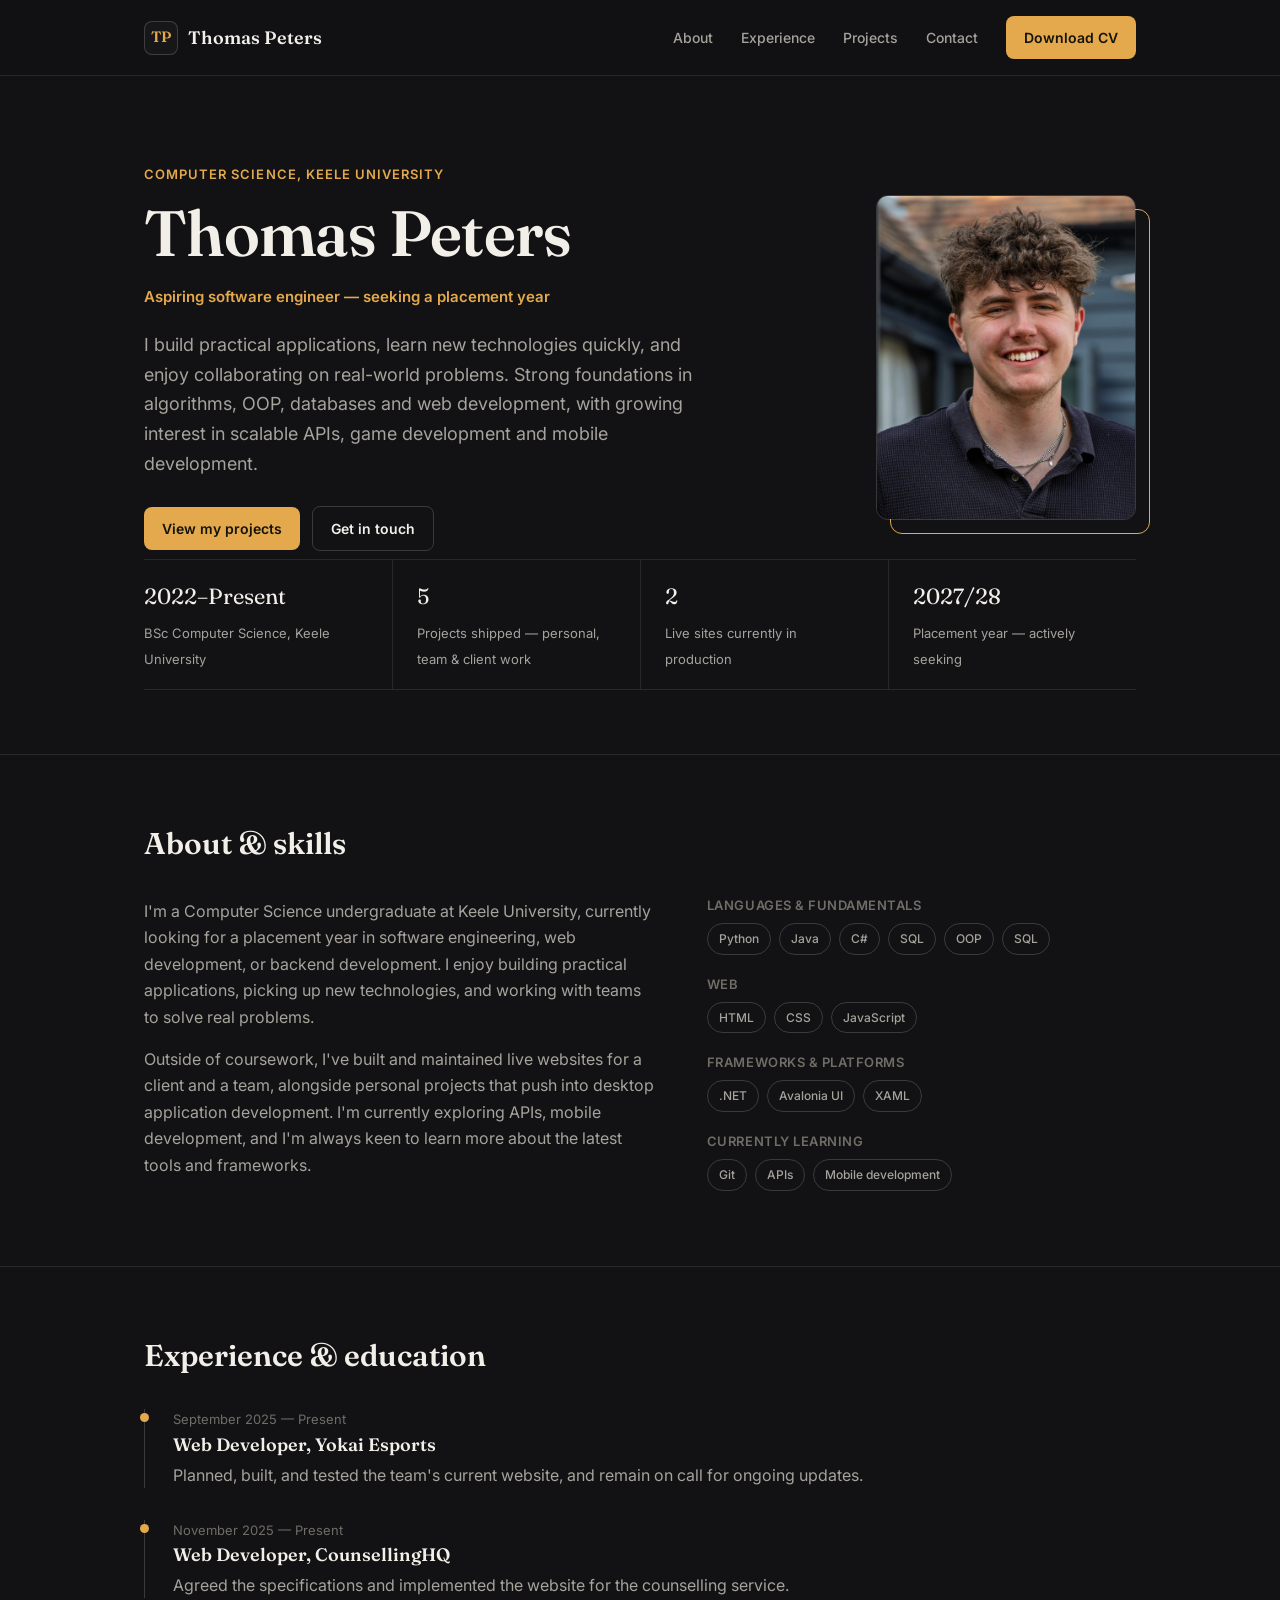
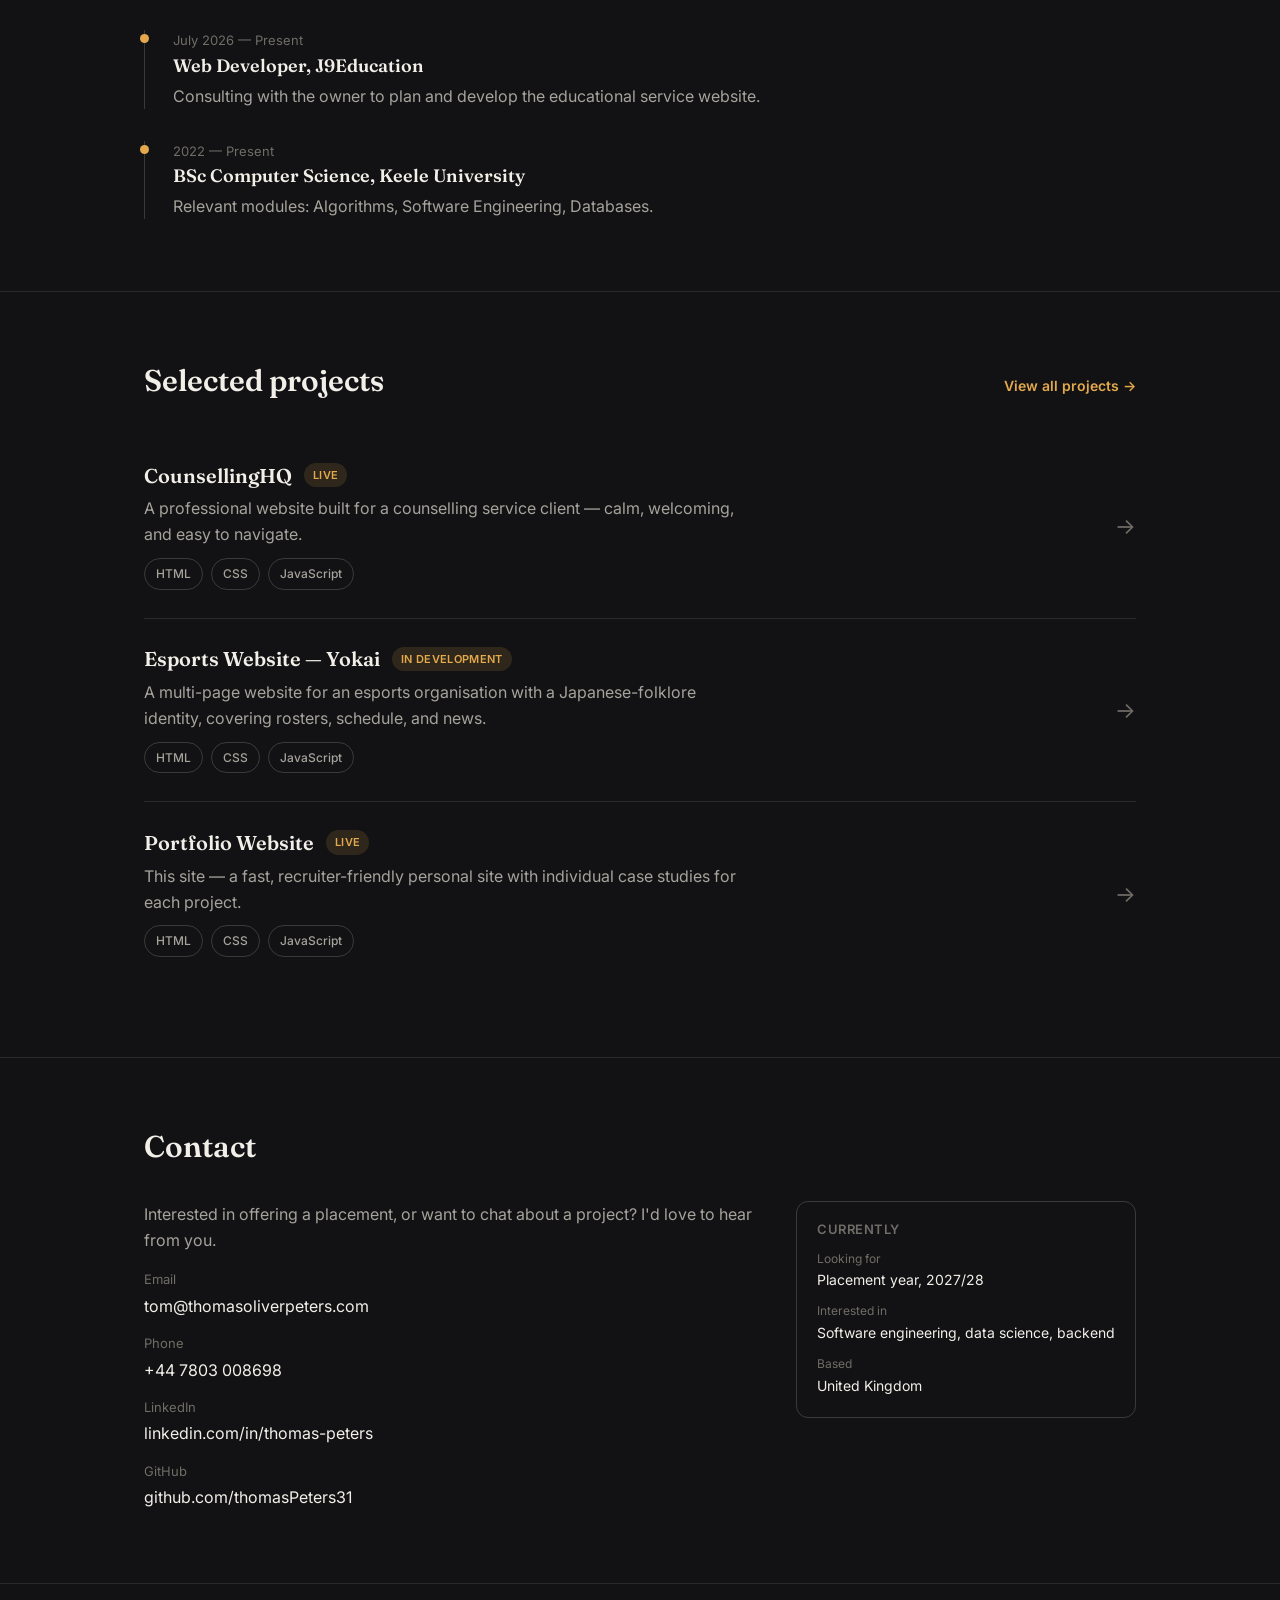
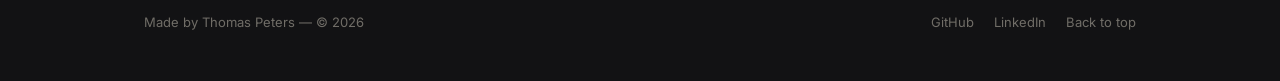
<file: index.html>
<!DOCTYPE html>
<html lang="en">
<head>
  <meta charset="UTF-8">
  <meta name="viewport" content="width=device-width, initial-scale=1.0">
  <title>Thomas Peters — Software Engineering Student & Developer</title>
  <meta name="description" content="Thomas Peters is a Computer Science undergraduate at Keele University seeking a placement year in software engineering, data science, or backend development.">
  <link rel="canonical" href="https://www.thomasoliverpeters.com/">

  <!-- Open Graph / Twitter card previews for social shares and link unfurls -->
  <meta property="og:type" content="website">
  <meta property="og:title" content="Thomas Peters — Software Engineering Student & Developer">
  <meta property="og:description" content="Computer Science undergraduate at Keele University seeking a placement year in software engineering, data science, or backend development.">
  <meta property="og:url" content="https://www.thomasoliverpeters.com/">
  <meta property="og:image" content="https://www.thomasoliverpeters.com/assets/headshot.jpg">
  <meta name="twitter:card" content="summary">
  <meta name="twitter:title" content="Thomas Peters — Software Engineering Student & Developer">
  <meta name="twitter:description" content="Computer Science undergraduate at Keele University seeking a placement year in software engineering, data science, or backend development.">
  <meta name="twitter:image" content="https://www.thomasoliverpeters.com/assets/headshot.jpg">

  <!-- Browser chrome colour (mobile address bar) + tab icon -->
  <meta name="theme-color" content="#121214">
  <link rel="icon" href="assets/favicon.svg" type="image/svg+xml">

  <!-- Google Fonts: Fraunces for display headings, Inter for body text -->
  <link rel="preconnect" href="https://fonts.googleapis.com">
  <link rel="preconnect" href="https://fonts.gstatic.com" crossorigin>
  <link href="https://fonts.googleapis.com/css2?family=Fraunces:opsz,wght@9..144,500;9..144,600&family=Inter:wght@400;500;600;700&display=swap" rel="stylesheet">
  <link rel="stylesheet" href="styles.css">

  <!-- Structured data so search engines can show a Person rich result -->
  <script type="application/ld+json">
  {
    "@context": "https://schema.org",
    "@type": "Person",
    "name": "Thomas Peters",
    "url": "https://www.thomasoliverpeters.com/",
    "image": "https://www.thomasoliverpeters.com/assets/headshot.jpg",
    "jobTitle": "Computer Science Student",
    "alumniOf": {
      "@type": "CollegeOrUniversity",
      "name": "Keele University"
    },
    "sameAs": [
      "https://github.com/thomasPeters31",
      "https://www.linkedin.com/in/thomas-peters-69949b268/"
    ]
  }
  </script>
</head>
<body>

  <!-- Lets keyboard/screen-reader users jump past the nav; only visible on focus -->
  <a class="skip-link" href="#main">Skip to content</a>

  <!-- =====================================================================
       Site header — sticky nav bar.
       Links target section ids further down the page (#about, #experience,
       etc). Below 860px the <ul class="nav-links"> becomes a fixed dropdown
       toggled by the hamburger button; script.js wires up the open/close.
  ====================================================================== -->
  <header class="site-header">
    <div class="nav-row">
      <a class="brand" href="#top">
        <span class="mark">TP</span>
        Thomas Peters
      </a>
      <ul class="nav-links" id="nav-links">
        <li><a href="#about">About</a></li>
        <li><a href="#experience">Experience</a></li>
        <li><a href="#projects">Projects</a></li>
        <li><a href="#contact">Contact</a></li>
        <li><a class="btn" href="assets/CV.pdf" target="_blank" rel="noopener">Download CV</a></li>
      </ul>
      <!-- Only shown below the 860px breakpoint (see styles.css) -->
      <button class="nav-toggle" id="nav-toggle" aria-label="Toggle navigation" aria-expanded="false" aria-controls="nav-links">
        <svg viewBox="0 0 24 24" fill="none" stroke="currentColor" stroke-width="2" stroke-linecap="round"><line x1="3" y1="6" x2="21" y2="6"/><line x1="3" y1="12" x2="21" y2="12"/><line x1="3" y1="18" x2="21" y2="18"/></svg>
      </button>
    </div>
  </header>

  <main id="main">

    <!-- =====================================================================
         Hero
         Intro copy + CTA buttons on the left, portrait on the right; both
         collapse to a single column on mobile (photo moves above the text).
         The fact-strip below is a quick-glance summary row.
    ====================================================================== -->
    <section class="hero" id="top" style="border-top:none">
      <div class="wrap">
        <div class="hero-grid">
          <div class="fade-in">
            <span class="eyebrow">Computer Science, Keele University</span>
            <h1>Thomas Peters</h1>
            <p class="role">Aspiring software engineer — seeking a placement year</p>
            <p class="lede">
              I build practical applications, learn new technologies quickly, and enjoy collaborating on
              real-world problems. Strong foundations in algorithms, OOP, databases and web development, with
              growing interest in scalable APIs, game development and mobile development.
            </p>
            <div class="btn-row">
              <a class="btn" href="#projects">View my projects</a>
              <a class="btn-outline" href="#contact">Get in touch</a>
            </div>
          </div>
          <!-- Framed portrait; the offset border is a pure CSS ::before, no extra image -->
          <div class="hero-photo fade-in">
            <div class="frame">
              <img src="assets/headshot.jpg" alt="Portrait of Thomas Peters" width="640" height="428">
            </div>
          </div>
        </div>

        <!-- Quick facts, divided by thin rules; stacks to full-width rows on mobile -->
        <div class="fact-strip fade-in">
          <div class="fact">
            <span class="num">2022–Present</span>
            <span class="label">BSc Computer Science, Keele University</span>
          </div>
          <div class="fact">
            <span class="num">5</span>
            <span class="label">Projects shipped — personal, team &amp; client work</span>
          </div>
          <div class="fact">
            <span class="num">2</span>
            <span class="label">Live sites currently in production</span>
          </div>
          <div class="fact">
            <span class="num">2027/28</span>
            <span class="label">Placement year — actively seeking</span>
          </div>
        </div>
      </div>
    </section>

    <!-- =====================================================================
         About & skills
         id="about" is a nav anchor. Two columns: bio on the left, skills
         grouped into labelled clusters on the right.
    ====================================================================== -->
    <section id="about">
      <div class="wrap">
        <div class="section-head">
          <h2>About &amp; skills</h2>
        </div>
        <div class="about-grid">
          <div class="fade-in">
            <p>
              I'm a Computer Science undergraduate at Keele University, currently looking for a placement year in
              software engineering, web development, or backend development. I enjoy building practical applications,
              picking up new technologies, and working with teams to solve real problems.
            </p>
            <p>
              Outside of coursework, I've built and maintained live websites for a client and a team, alongside
              personal projects that push into desktop application development. I'm currently exploring APIs, mobile development, 
              and I'm always keen to learn more about the latest tools and frameworks.
            </p>
          </div>
          <div class="fade-in">
            <div class="skill-group">
              <h4>Languages &amp; fundamentals</h4>
              <div class="tag-list">
                <span class="tag">Python</span>
                <span class="tag">Java</span>
                <span class="tag">C#</span>
                <span class="tag">SQL</span>
                <span class="tag">OOP</span>
                <span class="tag">SQL</span>
              </div>
            </div>
            <div class="skill-group">
              <h4>Web</h4>
              <div class="tag-list">
                <span class="tag">HTML</span>
                <span class="tag">CSS</span>
                <span class="tag">JavaScript</span>
              </div>
            </div>
            <div class="skill-group">
              <h4>Frameworks &amp; platforms</h4>
              <div class="tag-list">
                <span class="tag">.NET</span>
                <span class="tag">Avalonia UI</span>
                <span class="tag">XAML</span>
              </div>
            </div>
            <div class="skill-group">
              <h4>Currently learning</h4>
              <div class="tag-list">
                <span class="tag">Git</span>
                <span class="tag">APIs</span>
                <span class="tag">Mobile development</span>
              </div>
            </div>
          </div>
        </div>
      </div>
    </section>

    <!-- =====================================================================
         Experience & education
         id="experience" is a nav anchor. Reverse-chronological timeline;
         each entry's dot/rail is drawn with CSS (.timeline-item::before).
    ====================================================================== -->
    <section id="experience">
      <div class="wrap">
        <div class="section-head">
          <h2>Experience &amp; education</h2>
        </div>
        <div class="timeline fade-in">
          <div class="timeline-item">
            <span class="when">September 2025 — Present</span>
            <h3>Web Developer, Yokai Esports</h3>
            <p>Planned, built, and tested the team's current website, and remain on call for ongoing updates.</p>
          </div>
          <div class="timeline-item">
            <span class="when">November 2025 — Present</span>
            <h3>Web Developer, CounsellingHQ</h3>
            <p>Agreed the specifications and implemented the website for the counselling service.</p>
          </div>
          <div class="timeline-item">
            <span class="when">July 2026 — Present</span>
            <h3>Web Developer, J9Education</h3>
            <p>Consulting with the owner to plan and develop the educational service website.</p>
          </div>
          <div class="timeline-item">
            <span class="when">2022 — Present</span>
            <h3>BSc Computer Science, Keele University</h3>
            <p>Relevant modules: Algorithms, Software Engineering, Databases.</p>
          </div>
        </div>
      </div>
    </section>

    <!-- =====================================================================
         Selected projects
         id="projects" is a nav anchor. Shows the 3 strongest projects as
         full-width linked rows; "View all projects" leads to the complete
         list in projects/all-projects.html.
    ====================================================================== -->
    <section id="projects">
      <div class="wrap">
        <div class="section-head">
          <h2>Selected projects</h2>
          <a class="see-all" href="projects/all-projects.html">View all projects →</a>
        </div>
        <div class="project-list">
          <a class="project-row fade-in" href="projects/counsellinghq.html">
            <div>
              <div class="title-row">
                <h3>CounsellingHQ</h3>
                <span class="status-pill">Live</span>
              </div>
              <p>A professional website built for a counselling service client — calm, welcoming, and easy to navigate.</p>
              <div class="tag-list">
                <span class="tag">HTML</span>
                <span class="tag">CSS</span>
                <span class="tag">JavaScript</span>
              </div>
            </div>
            <span class="arrow" aria-hidden="true">→</span>
          </a>
          <a class="project-row fade-in" href="projects/esports.html">
            <div>
              <div class="title-row">
                <h3>Esports Website — Yokai</h3>
                <span class="status-pill">In development</span>
              </div>
              <p>A multi-page website for an esports organisation with a Japanese-folklore identity, covering rosters, schedule, and news.</p>
              <div class="tag-list">
                <span class="tag">HTML</span>
                <span class="tag">CSS</span>
                <span class="tag">JavaScript</span>
              </div>
            </div>
            <span class="arrow" aria-hidden="true">→</span>
          </a>
          <a class="project-row fade-in" href="projects/portfolio.html">
            <div>
              <div class="title-row">
                <h3>Portfolio Website</h3>
                <span class="status-pill">Live</span>
              </div>
              <p>This site — a fast, recruiter-friendly personal site with individual case studies for each project.</p>
              <div class="tag-list">
                <span class="tag">HTML</span>
                <span class="tag">CSS</span>
                <span class="tag">JavaScript</span>
              </div>
            </div>
            <span class="arrow" aria-hidden="true">→</span>
          </a>
        </div>
      </div>
    </section>

    <!-- =====================================================================
         Contact
         id="contact" is a nav anchor. The email link starts with no real
         href/text — data-email-user/domain hold the address reversed
         character-by-character so plain-text scrapers can't lift it
         straight from the HTML. script.js rebuilds and fills in the real
         mailto: link and visible text at runtime.
    ====================================================================== -->
    <section id="contact">
      <div class="wrap">
        <div class="section-head">
          <h2>Contact</h2>
        </div>
        <div class="contact-grid">
          <div class="fade-in">
            <p>Interested in offering a placement, or want to chat about a project? I'd love to hear from you.</p>
            <div class="contact-list">
              <div>
                <span class="k">Email</span>
                <a href="#" data-email-user="mot" data-email-domain="moc.sreteprevilosamoht">Loading…</a>
              </div>
              <div>
                <span class="k">Phone</span>
                <a href="tel:+447803008698">+44 7803 008698</a>
              </div>
              <div>
                <span class="k">LinkedIn</span>
                <a href="https://www.linkedin.com/in/thomas-peters-69949b268/" target="_blank" rel="noopener">linkedin.com/in/thomas-peters</a>
              </div>
              <div>
                <span class="k">GitHub</span>
                <a href="https://github.com/thomasPeters31" target="_blank" rel="noopener">github.com/thomasPeters31</a>
              </div>
            </div>
          </div>
          <!-- Reuses the same .snapshot component as the project case study pages -->
          <div class="snapshot fade-in">
            <h4>Currently</h4>
            <dl>
              <div>
                <dt>Looking for</dt>
                <dd>Placement year, 2027/28</dd>
              </div>
              <div>
                <dt>Interested in</dt>
                <dd>Software engineering, data science, backend</dd>
              </div>
              <div>
                <dt>Based</dt>
                <dd>United Kingdom</dd>
              </div>
            </dl>
          </div>
        </div>
      </div>
    </section>

  </main>

  <footer class="site-footer">
    <div class="wrap footer-row">
      <!-- #year is filled in by script.js so the copyright date never goes stale -->
      <div>Made by Thomas Peters — © <span id="year"></span></div>
      <div class="footer-links">
        <a href="https://github.com/thomasPeters31" target="_blank" rel="noopener">GitHub</a>
        <a href="https://www.linkedin.com/in/thomas-peters-69949b268/" target="_blank" rel="noopener">LinkedIn</a>
        <a href="#top">Back to top</a>
      </div>
    </div>
  </footer>

  <script src="script.js"></script>
</body>
</html>
</file>
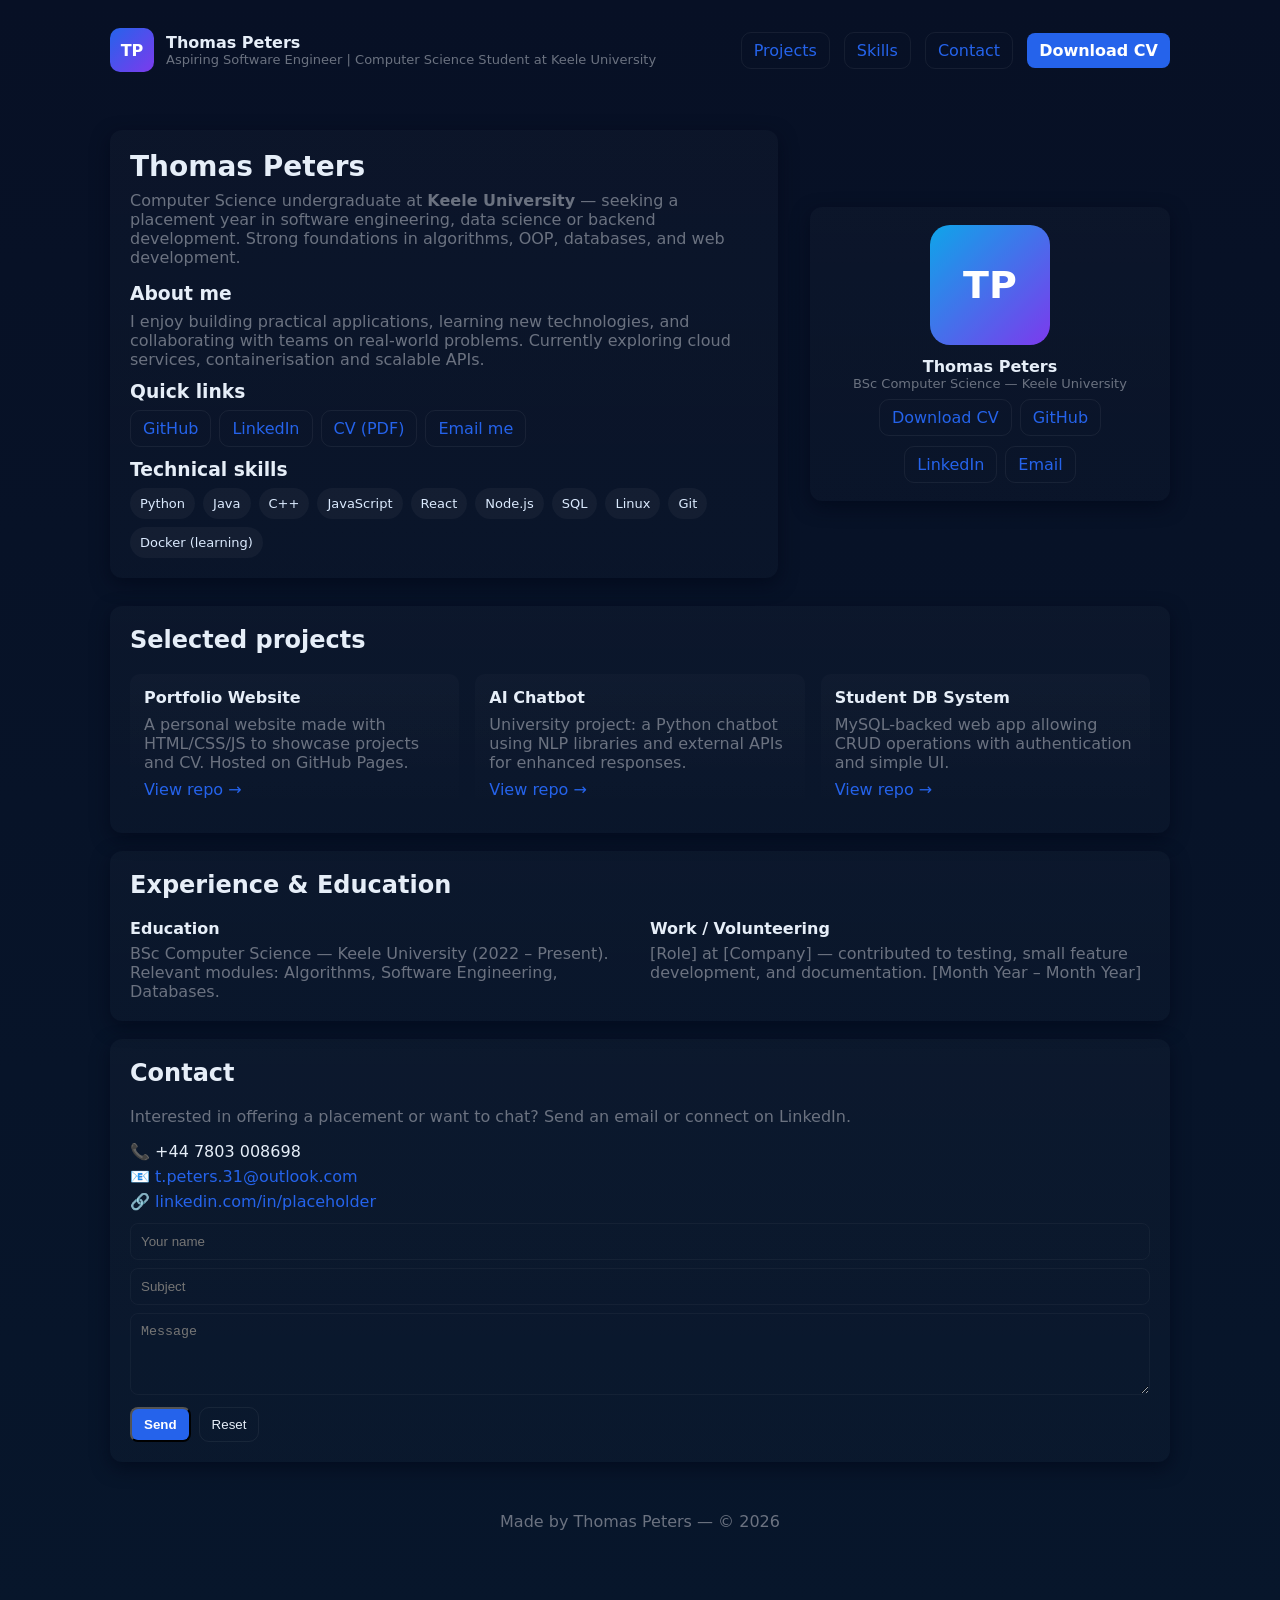
<file: mainPage.html>
<!doctype html>
<html lang="en">
<head>
  <meta charset="utf-8">
  <meta name="viewport" content="width=device-width,initial-scale=1">
  <title>Thomas Peters — Portfolio</title>
  <meta name="description" content="Portfolio and CV site for Thomas Peters, Computer Science student at Keele University seeking placement year.">
  <style>
    :root{--accent:#2563eb;--muted:#6b7280;--bg:#0f172a;--card:#0b1220;--glass:rgba(255,255,255,0.04)}
    *{box-sizing:border-box}
    body{font-family:Inter, ui-sans-serif, system-ui, -apple-system, "Segoe UI", Roboto, "Helvetica Neue", Arial; margin:0; color:#e6eef8; background:linear-gradient(180deg,#071025 0%, #07162b 100%);-webkit-font-smoothing:antialiased}
    a{color:var(--accent); text-decoration:none}
    header{display:flex;align-items:center;justify-content:space-between;padding:28px 20px;max-width:1100px;margin:0 auto}
    .logo{display:flex;gap:12px;align-items:center}
    .logo .mark{width:44px;height:44px;border-radius:10px;background:linear-gradient(135deg,var(--accent),#7c3aed);display:flex;align-items:center;justify-content:center;font-weight:700;color:white}
    nav{display:flex;gap:14px;align-items:center}
    .btn{background:var(--accent);color:white;padding:8px 12px;border-radius:8px;font-weight:600}

    .container{max-width:1100px;margin:30px auto;padding:0 20px}
    .hero{display:grid;grid-template-columns:1fr 360px;gap:32px;align-items:center}
    .card{background:linear-gradient(180deg, rgba(255,255,255,0.02), rgba(255,255,255,0.01));border-radius:12px;padding:20px;box-shadow:0 6px 18px rgba(2,6,23,0.6)}
    h1{font-size:28px;margin:0 0 8px}
    .sub{color:var(--muted);margin:0 0 16px}
    .skills{display:flex;flex-wrap:wrap;gap:8px}
    .chip{background:var(--glass);padding:8px 10px;border-radius:999px;font-size:13px;color:#dbeafe}

    .profile-card{padding:18px;text-align:center}
    .avatar{width:120px;height:120px;border-radius:20px;background:linear-gradient(135deg,#0ea5e9,#7c3aed);display:inline-flex;align-items:center;justify-content:center;font-size:38px;font-weight:700;color:white;margin-bottom:12px}
    .links{display:flex;flex-direction:column;gap:10px;margin-top:8px}
    .link-row{display:flex;gap:8px;justify-content:center}
    .outline{border:1px solid rgba(255,255,255,0.06);padding:8px 12px;border-radius:10px}

    section{margin-top:28px}
    .grid-3{display:grid;grid-template-columns:repeat(3,1fr);gap:16px}
    .project{padding:14px;border-radius:10px;background:linear-gradient(180deg, rgba(255,255,255,0.02), transparent);min-height:120px}
    footer{margin:50px 0 80px;text-align:center;color:var(--muted)}

    @media (max-width:900px){.hero{grid-template-columns:1fr;}.grid-3{grid-template-columns:1fr 1fr}.project{min-height:100px}}
    @media (max-width:520px){.grid-3{grid-template-columns:1fr}.logo .label{display:none}.avatar{width:96px;height:96px}}

    .muted{color:var(--muted)}
    .mb12{margin-bottom:12px}
  </style>
</head>
<body>
  <header>
    <div class="logo">
      <div class="mark">TP</div>
      <div>
        <div style="font-weight:700">Thomas Peters</div>
        <div class="muted" style="font-size:13px">Aspiring Software Engineer | Computer Science Student at Keele University</div>
      </div>
    </div>
    <nav>
      <a class="outline" href="#projects">Projects</a>
      <a class="outline" href="#skills">Skills</a>
      <a class="outline" href="#contact">Contact</a>
      <a class="btn" href="assets/CV.pdf" target="_blank" rel="noopener">Download CV</a>
    </nav>
  </header>

  <main class="container">
    <section class="hero">
      <div class="card">
        <h1>Thomas Peters</h1>
        <p class="sub">Computer Science undergraduate at <strong>Keele University</strong> — seeking a placement year in software engineering, data science or backend development. Strong foundations in algorithms, OOP, databases, and web development.</p>

        <div class="mb12">
          <h3 style="margin:0 0 8px">About me</h3>
          <p class="muted" style="margin:0">I enjoy building practical applications, learning new technologies, and collaborating with teams on real-world problems. Currently exploring cloud services, containerisation and scalable APIs.</p>
        </div>

        <div class="mb12">
          <h3 style="margin:0 0 8px">Quick links</h3>
          <div style="display:flex;gap:8px;flex-wrap:wrap">
            <a class="outline" href="https://github.com/TOP-Tom31" target="_blank">GitHub</a>
            <a class="outline" href="https://www.linkedin.com/in/placeholder" target="_blank">LinkedIn</a>
            <a class="outline" href="assets/CV.pdf" target="_blank">CV (PDF)</a>
            <a class="outline" href="mailto:t.peters.31@outlook.com">Email me</a>
          </div>
        </div>

        <div id="skills">
          <h3 style="margin:0 0 8px">Technical skills</h3>
          <div class="skills">
            <div class="chip">Python</div>
            <div class="chip">Java</div>
            <div class="chip">C++</div>
            <div class="chip">JavaScript</div>
            <div class="chip">React</div>
            <div class="chip">Node.js</div>
            <div class="chip">SQL</div>
            <div class="chip">Linux</div>
            <div class="chip">Git</div>
            <div class="chip">Docker (learning)</div>
          </div>
        </div>
      </div>

      <aside class="card profile-card">
        <div class="avatar">TP</div>
        <div style="font-weight:700">Thomas Peters</div>
        <div class="muted" style="font-size:13px">BSc Computer Science — Keele University</div>

        <div class="links">
          <div class="link-row">
            <a class="outline" href="assets/CV.pdf" target="_blank">Download CV</a>
            <a class="outline" href="https://github.com/TOP-Tom31" target="_blank">GitHub</a>
          </div>
          <div class="link-row">
            <a class="outline" href="https://www.linkedin.com/in/placeholder" target="_blank">LinkedIn</a>
            <a class="outline" href="mailto:t.peters.31@outlook.com">Email</a>
          </div>
        </div>
      </aside>
    </section>

    <section id="projects" class="card">
      <h2 style="margin-top:0">Selected projects</h2>
      <div class="grid-3">
        <div class="project">
          <h4 style="margin:0 0 8px">Portfolio Website</h4>
          <p class="muted" style="margin:0 0 8px">A personal website made with HTML/CSS/JS to showcase projects and CV. Hosted on GitHub Pages.</p>
          <a href="https://github.com/TOP-Tom31/portfolio" target="_blank">View repo →</a>
        </div>

        <div class="project">
          <h4 style="margin:0 0 8px">AI Chatbot</h4>
          <p class="muted" style="margin:0 0 8px">University project: a Python chatbot using NLP libraries and external APIs for enhanced responses.</p>
          <a href="https://github.com/TOP-Tom31/ai-chatbot" target="_blank">View repo →</a>
        </div>

        <div class="project">
          <h4 style="margin:0 0 8px">Student DB System</h4>
          <p class="muted" style="margin:0 0 8px">MySQL-backed web app allowing CRUD operations with authentication and simple UI.</p>
          <a href="https://github.com/TOP-Tom31/student-db" target="_blank">View repo →</a>
        </div>
      </div>
    </section>

    <section class="card" style="margin-top:18px">
      <h2 style="margin-top:0">Experience & Education</h2>
      <div style="display:flex;gap:20px;flex-wrap:wrap">
        <div style="flex:1;min-width:260px">
          <h4 style="margin:0 0 6px">Education</h4>
          <p class="muted" style="margin:0">BSc Computer Science — Keele University (2022 – Present). Relevant modules: Algorithms, Software Engineering, Databases.</p>
        </div>
        <div style="flex:1;min-width:260px">
          <h4 style="margin:0 0 6px">Work / Volunteering</h4>
          <p class="muted" style="margin:0">[Role] at [Company] — contributed to testing, small feature development, and documentation. [Month Year – Month Year]</p>
        </div>
      </div>
    </section>

    <section id="contact" class="card" style="margin-top:18px">
      <h2 style="margin-top:0">Contact</h2>
      <p class="muted">Interested in offering a placement or want to chat? Send an email or connect on LinkedIn.</p>
      <p style="margin:6px 0">📞 +44 7803 008698</p>
      <p style="margin:6px 0">📧 <a href="mailto:t.peters.31@outlook.com">t.peters.31@outlook.com</a></p>
      <p style="margin:6px 0">🔗 <a href="https://www.linkedin.com/in/placeholder" target="_blank">linkedin.com/in/placeholder</a></p>

      <form action="mailto:t.peters.31@outlook.com" method="post" enctype="text/plain" style="margin-top:12px">
        <input name="name" placeholder="Your name" style="width:100%;padding:10px;border-radius:8px;border:1px solid rgba(255,255,255,0.04);background:transparent;color:inherit;margin-bottom:8px">
        <input name="subject" placeholder="Subject" style="width:100%;padding:10px;border-radius:8px;border:1px solid rgba(255,255,255,0.04);background:transparent;color:inherit;margin-bottom:8px">
        <textarea name="message" placeholder="Message" rows="4" style="width:100%;padding:10px;border-radius:8px;border:1px solid rgba(255,255,255,0.04);background:transparent;color:inherit;margin-bottom:8px"></textarea>
        <div style="display:flex;gap:8px">
          <button type="submit" class="btn">Send</button>
          <button type="reset" class="outline" style="background:transparent;color:inherit">Reset</button>
        </div>
      </form>
    </section>

    <footer>
      <div class="muted">Made by Thomas Peters — © <span id="year"></span></div>
    </footer>
  </main>

  <script>
    document.getElementById('year').textContent = new Date().getFullYear();
  </script>
</body>
</html>
</file>
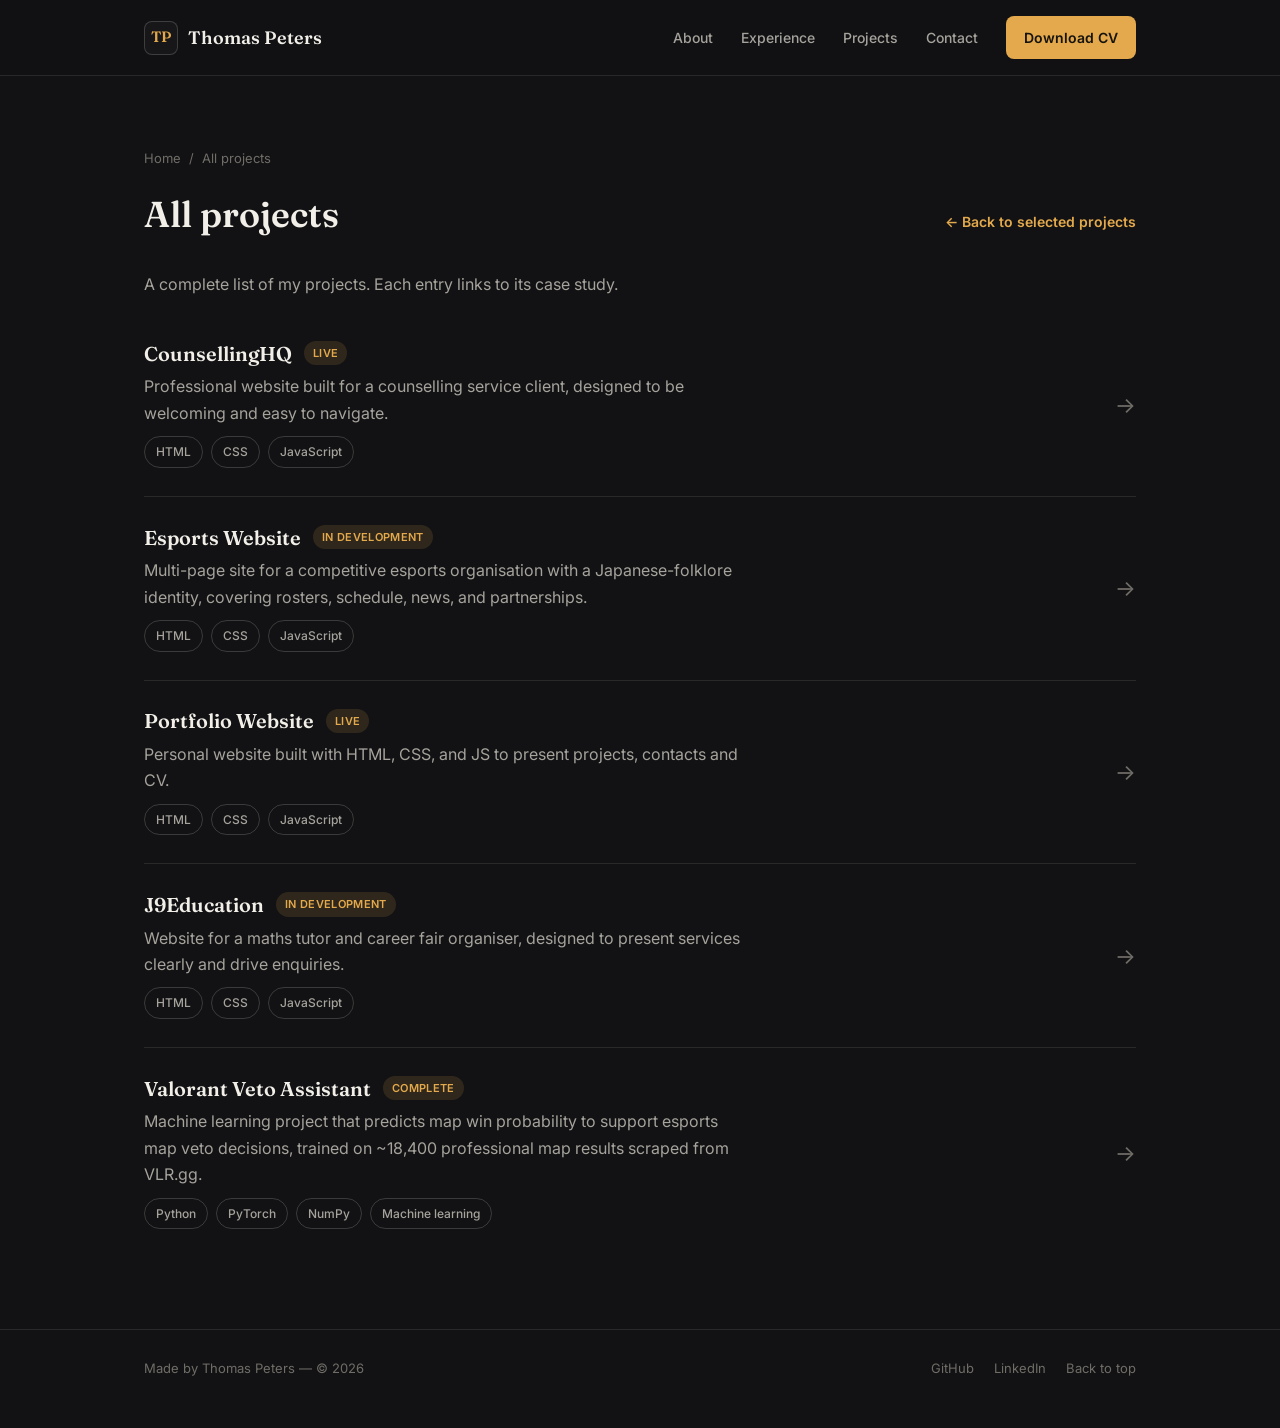
<file: projects/all-projects.html>
<!DOCTYPE html>
<html lang="en">
<head>
  <meta charset="UTF-8">
  <meta name="viewport" content="width=device-width, initial-scale=1.0">
  <title>All Projects | Thomas Peters</title>
  <meta name="description" content="Full list of Thomas Peters' software projects.">
  <link rel="canonical" href="https://www.thomasoliverpeters.com/projects/all-projects.html">
  <meta name="theme-color" content="#121214">
  <link rel="icon" href="../assets/favicon.svg" type="image/svg+xml">
  <link rel="preconnect" href="https://fonts.googleapis.com">
  <link rel="preconnect" href="https://fonts.gstatic.com" crossorigin>
  <!-- Fraunces for display headings, Inter for body text -->
  <link href="https://fonts.googleapis.com/css2?family=Fraunces:opsz,wght@9..144,500;9..144,600&family=Inter:wght@400;500;600;700&display=swap" rel="stylesheet">
  <!-- Global styles shared across the entire site -->
  <link rel="stylesheet" href="../styles.css">
</head>
<body>

  <!-- Skip link: lets keyboard/screen-reader users jump past the nav -->
  <a class="skip-link" href="#main">Skip to content</a>

  <!-- =====================================================================
       Site Header — identical across all pages for consistent navigation.
  ====================================================================== -->
  <header class="site-header">
    <div class="nav-row">
      <a class="brand" href="../index.html">
        <span class="mark">TP</span>
        Thomas Peters
      </a>
      <ul class="nav-links" id="nav-links">
        <li><a href="../index.html#about">About</a></li>
        <li><a href="../index.html#experience">Experience</a></li>
        <li><a href="../index.html#projects">Projects</a></li>
        <li><a href="../index.html#contact">Contact</a></li>
        <li><a class="btn" href="../assets/CV.pdf" target="_blank" rel="noopener">Download CV</a></li>
      </ul>
      <!-- Hamburger button — only shown below 860px breakpoint (see styles.css) -->
      <button class="nav-toggle" id="nav-toggle" aria-label="Toggle navigation" aria-expanded="false" aria-controls="nav-links">
        <svg viewBox="0 0 24 24" fill="none" stroke="currentColor" stroke-width="2" stroke-linecap="round"><line x1="3" y1="6" x2="21" y2="6"/><line x1="3" y1="12" x2="21" y2="12"/><line x1="3" y1="18" x2="21" y2="18"/></svg>
      </button>
    </div>
  </header>

  <main id="main">

    <!-- =====================================================================
         Project Listing — breadcrumb, page title, and full project list.
         Each row links to its individual case study page.
    ====================================================================== -->
    <section style="border-top:none">
      <div class="wrap">

        <!-- Breadcrumb navigation: Home / All projects -->
        <div class="breadcrumbs">
          <a href="../index.html">Home</a>
          <span>/</span>
          <span>All projects</span>
        </div>

        <div class="section-head">
          <h1 style="font-size:36px; margin:0;">All projects</h1>
          <a class="see-all" href="../index.html#projects">← Back to selected projects</a>
        </div>
        <p class="lede" style="margin-bottom: 0;">A complete list of my projects. Each entry links to its case study.</p>

        <!-- Project rows — each links to its own case study page -->
        <div class="project-list" style="margin-top: 16px;">

          <!-- CounsellingHQ — live client site for a counselling service -->
          <a class="project-row fade-in" href="counsellinghq.html">
            <div>
              <div class="title-row">
                <h3>CounsellingHQ</h3>
                <span class="status-pill">Live</span>
              </div>
              <p>Professional website built for a counselling service client, designed to be welcoming and easy to navigate.</p>
              <div class="tag-list">
                <span class="tag">HTML</span>
                <span class="tag">CSS</span>
                <span class="tag">JavaScript</span>
              </div>
            </div>
            <span class="arrow" aria-hidden="true">→</span>
          </a>

          <!-- Esports Website — live site for the Yokai esports team -->
          <a class="project-row fade-in" href="esports.html">
            <div>
              <div class="title-row">
                <h3>Esports Website</h3>
                <span class="status-pill">In development</span>
              </div>
              <p>Multi-page site for a competitive esports organisation with a Japanese-folklore identity, covering rosters, schedule, news, and partnerships.</p>
              <div class="tag-list">
                <span class="tag">HTML</span>
                <span class="tag">CSS</span>
                <span class="tag">JavaScript</span>
              </div>
            </div>
            <span class="arrow" aria-hidden="true">→</span>
          </a>

          <!-- Portfolio Website — this site -->
          <a class="project-row fade-in" href="portfolio.html">
            <div>
              <div class="title-row">
                <h3>Portfolio Website</h3>
                <span class="status-pill">Live</span>
              </div>
              <p>Personal website built with HTML, CSS, and JS to present projects, contacts and CV.</p>
              <div class="tag-list">
                <span class="tag">HTML</span>
                <span class="tag">CSS</span>
                <span class="tag">JavaScript</span>
              </div>
            </div>
            <span class="arrow" aria-hidden="true">→</span>
          </a>

          <!-- J9Education — in-development client site for a maths tutor -->
          <a class="project-row fade-in" href="j9education.html">
            <div>
              <div class="title-row">
                <h3>J9Education</h3>
                <span class="status-pill">In development</span>
              </div>
              <p>Website for a maths tutor and career fair organiser, designed to present services clearly and drive enquiries.</p>
              <div class="tag-list">
                <span class="tag">HTML</span>
                <span class="tag">CSS</span>
                <span class="tag">JavaScript</span>
              </div>
            </div>
            <span class="arrow" aria-hidden="true">→</span>
          </a>

          <!-- Valorant Veto Assistant — Python ML project for esports map veto decisions -->
          <a class="project-row fade-in" href="valorant-veto-assistant.html">
            <div>
              <div class="title-row">
                <h3>Valorant Veto Assistant</h3>
                <span class="status-pill">Complete</span>
              </div>
              <p>Machine learning project that predicts map win probability to support esports map veto decisions, trained on ~18,400 professional map results scraped from VLR.gg.</p>
              <div class="tag-list">
                <span class="tag">Python</span>
                <span class="tag">PyTorch</span>
                <span class="tag">NumPy</span>
                <span class="tag">Machine learning</span>
              </div>
            </div>
            <span class="arrow" aria-hidden="true">→</span>
          </a>

        </div>
      </div>
    </section>

  </main>

  <!-- Footer — copyright year filled by script.js, links to socials -->
  <footer class="site-footer">
    <div class="wrap footer-row">
      <div>Made by Thomas Peters — © <span id="year"></span></div>
      <div class="footer-links">
        <a href="https://github.com/thomasPeters31" target="_blank" rel="noopener">GitHub</a>
        <a href="https://www.linkedin.com/in/thomas-peters-69949b268/" target="_blank" rel="noopener">LinkedIn</a>
        <a href="../index.html#top">Back to top</a>
      </div>
    </div>
  </footer>

  <!-- Scroll-triggered fade-ins, mobile nav toggle, footer year, email de-obfuscation -->
  <script src="../script.js"></script>
</body>
</html>
</file>
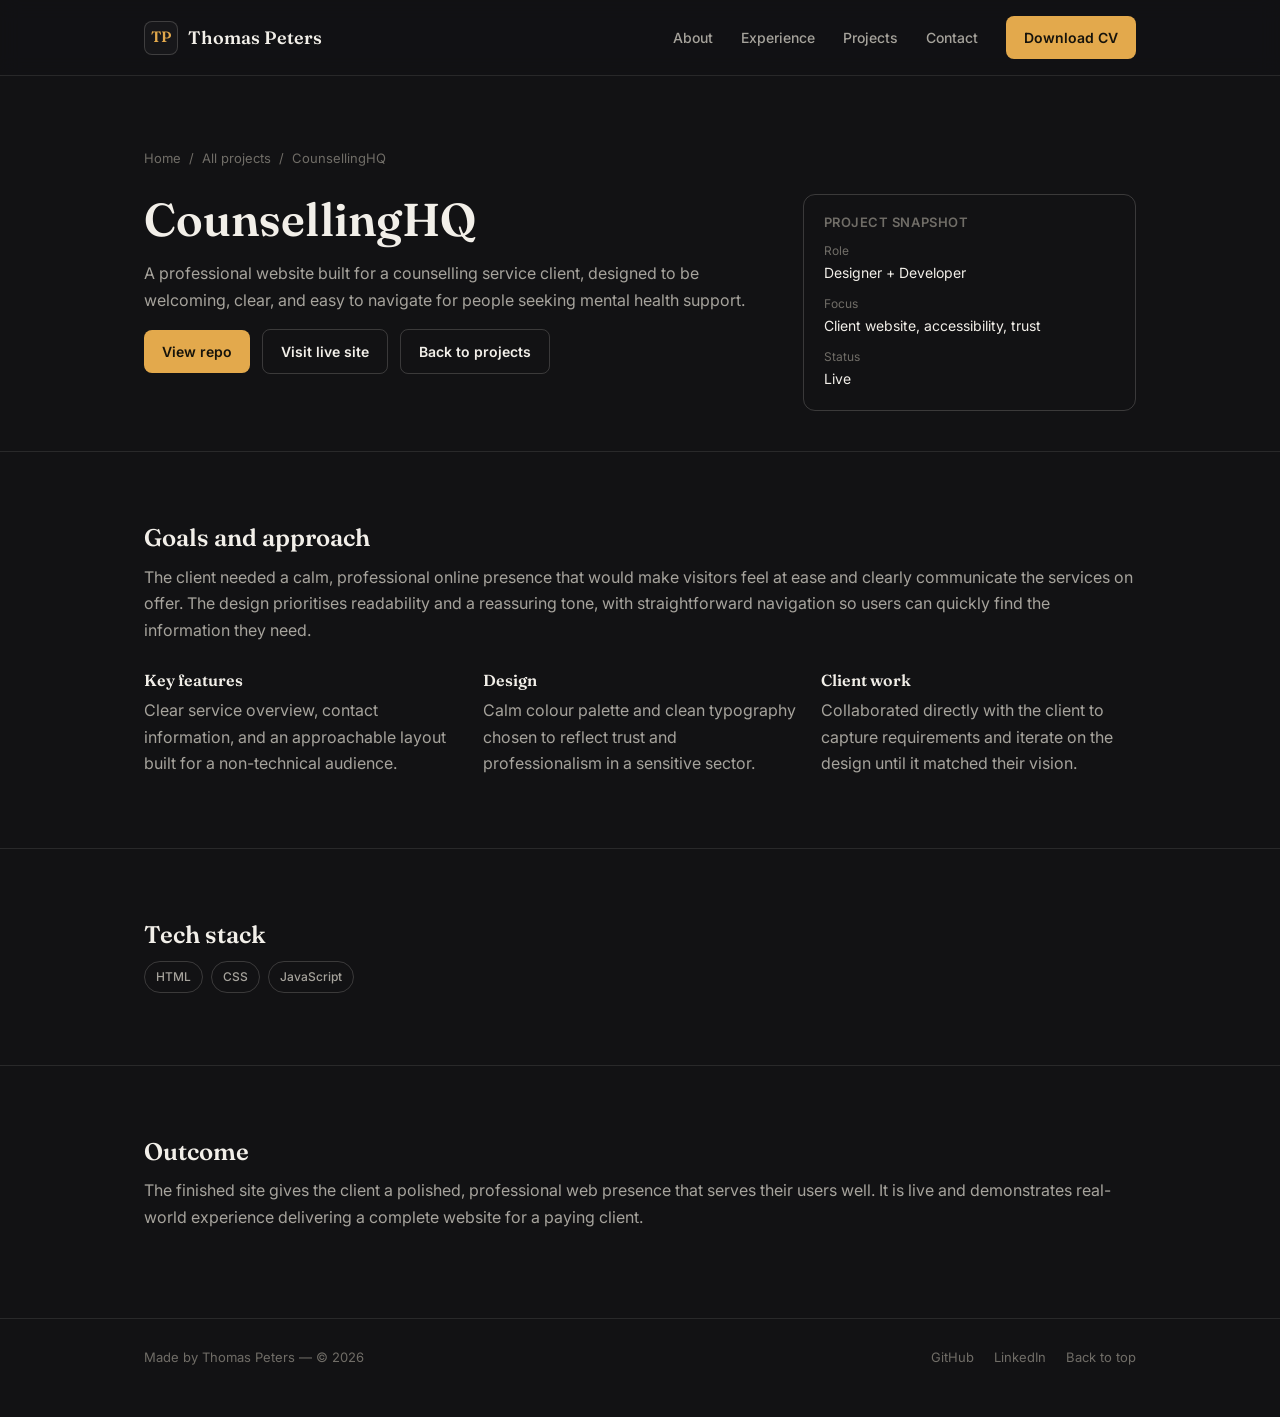
<file: projects/counsellinghq.html>
<!DOCTYPE html>
<html lang="en">
<head>
  <meta charset="UTF-8">
  <meta name="viewport" content="width=device-width, initial-scale=1.0">
  <title>CounsellingHQ — Case Study | Thomas Peters</title>
  <meta name="description" content="Case study for CounsellingHQ — a client website for a counselling service, designed and developed by Thomas Peters.">
  <link rel="canonical" href="https://www.thomasoliverpeters.com/projects/counsellinghq.html">
  <meta name="theme-color" content="#121214">
  <link rel="icon" href="../assets/favicon.svg" type="image/svg+xml">
  <link rel="preconnect" href="https://fonts.googleapis.com">
  <link rel="preconnect" href="https://fonts.gstatic.com" crossorigin>
  <!-- Fraunces for display headings, Inter for body text -->
  <link href="https://fonts.googleapis.com/css2?family=Fraunces:opsz,wght@9..144,500;9..144,600&family=Inter:wght@400;500;600;700&display=swap" rel="stylesheet">
  <!-- Global styles shared across the entire site -->
  <link rel="stylesheet" href="../styles.css">
</head>
<body>

  <!-- Skip link: lets keyboard/screen-reader users jump past the nav -->
  <a class="skip-link" href="#main">Skip to content</a>

  <!-- =====================================================================
       Site Header — identical across all pages for consistent navigation.
  ====================================================================== -->
  <header class="site-header">
    <div class="nav-row">
      <a class="brand" href="../index.html">
        <span class="mark">TP</span>
        Thomas Peters
      </a>
      <ul class="nav-links" id="nav-links">
        <li><a href="../index.html#about">About</a></li>
        <li><a href="../index.html#experience">Experience</a></li>
        <li><a href="../index.html#projects">Projects</a></li>
        <li><a href="../index.html#contact">Contact</a></li>
        <li><a class="btn" href="../assets/CV.pdf" target="_blank" rel="noopener">Download CV</a></li>
      </ul>
      <!-- Hamburger button — only shown below 860px breakpoint (see styles.css) -->
      <button class="nav-toggle" id="nav-toggle" aria-label="Toggle navigation" aria-expanded="false" aria-controls="nav-links">
        <svg viewBox="0 0 24 24" fill="none" stroke="currentColor" stroke-width="2" stroke-linecap="round"><line x1="3" y1="6" x2="21" y2="6"/><line x1="3" y1="12" x2="21" y2="12"/><line x1="3" y1="18" x2="21" y2="18"/></svg>
      </button>
    </div>
  </header>

  <main id="main">

    <!-- =====================================================================
         Hero — breadcrumb trail, title, description, CTA buttons, and
         project snapshot panel. Two-column on desktop, stacks on mobile.
    ====================================================================== -->
    <section style="border-top:none; padding-bottom: 40px;">
      <div class="wrap">

        <!-- Breadcrumb navigation: Home / All projects / CounsellingHQ -->
        <div class="breadcrumbs">
          <a href="../index.html">Home</a>
          <span>/</span>
          <a href="all-projects.html">All projects</a>
          <span>/</span>
          <span>CounsellingHQ</span>
        </div>

        <div class="page-hero-grid">

          <!-- Left column: title, summary, and CTA buttons -->
          <div class="fade-in">
            <h1>CounsellingHQ</h1>
            <p class="lede">
              A professional website built for a counselling service client, designed to be welcoming, clear,
              and easy to navigate for people seeking mental health support.
            </p>
            <!-- Primary CTA: repo. Secondary: live site and back to listing -->
            <div class="btn-row">
              <a class="btn" href="https://github.com/thomasPeters31/therapyWebsite" target="_blank" rel="noopener">View repo</a>
              <a class="btn-outline" href="https://www.counsellinghq.co.uk" target="_blank" rel="noopener">Visit live site</a>
              <a class="btn-outline" href="all-projects.html">Back to projects</a>
            </div>
          </div>

          <!-- Right column: project snapshot — role, focus, status at a glance -->
          <div class="snapshot fade-in">
            <h4>Project snapshot</h4>
            <dl>
              <div><dt>Role</dt><dd>Designer + Developer</dd></div>
              <div><dt>Focus</dt><dd>Client website, accessibility, trust</dd></div>
              <div><dt>Status</dt><dd>Live</dd></div>
            </dl>
          </div>
        </div>
      </div>
    </section>

    <!-- =====================================================================
         Goals and Approach — three detail blocks covering key features,
         design decisions, and the client collaboration process.
    ====================================================================== -->
    <section>
      <div class="wrap">
        <h2>Goals and approach</h2>
        <p>
          The client needed a calm, professional online presence that would make visitors feel at ease and clearly
          communicate the services on offer. The design prioritises readability and a reassuring tone, with
          straightforward navigation so users can quickly find the information they need.
        </p>
        <div class="detail-grid">
          <div class="detail-block fade-in">
            <h4>Key features</h4>
            <p>Clear service overview, contact information, and an approachable layout built for a non-technical audience.</p>
          </div>
          <div class="detail-block fade-in">
            <h4>Design</h4>
            <p>Calm colour palette and clean typography chosen to reflect trust and professionalism in a sensitive sector.</p>
          </div>
          <div class="detail-block fade-in">
            <h4>Client work</h4>
            <p>Collaborated directly with the client to capture requirements and iterate on the design until it matched their vision.</p>
          </div>
        </div>
      </div>
    </section>

    <!-- Tech Stack — pill tags listing the technologies used -->
    <section>
      <div class="wrap">
        <h2>Tech stack</h2>
        <div class="tag-list">
          <span class="tag">HTML</span>
          <span class="tag">CSS</span>
          <span class="tag">JavaScript</span>
        </div>
      </div>
    </section>

    <!-- Outcome — summary of results and what the project demonstrates -->
    <section>
      <div class="wrap">
        <h2>Outcome</h2>
        <p>
          The finished site gives the client a polished, professional web presence that serves their users well.
          It is live and demonstrates real-world experience delivering a complete website for a paying client.
        </p>
      </div>
    </section>

  </main>

  <!-- Footer — copyright year filled by script.js, links to socials -->
  <footer class="site-footer">
    <div class="wrap footer-row">
      <div>Made by Thomas Peters — © <span id="year"></span></div>
      <div class="footer-links">
        <a href="https://github.com/thomasPeters31" target="_blank" rel="noopener">GitHub</a>
        <a href="https://www.linkedin.com/in/thomas-peters-69949b268/" target="_blank" rel="noopener">LinkedIn</a>
        <a href="../index.html#top">Back to top</a>
      </div>
    </div>
  </footer>

  <!-- Scroll-triggered fade-ins, mobile nav toggle, footer year, email de-obfuscation -->
  <script src="../script.js"></script>
</body>
</html>
</file>
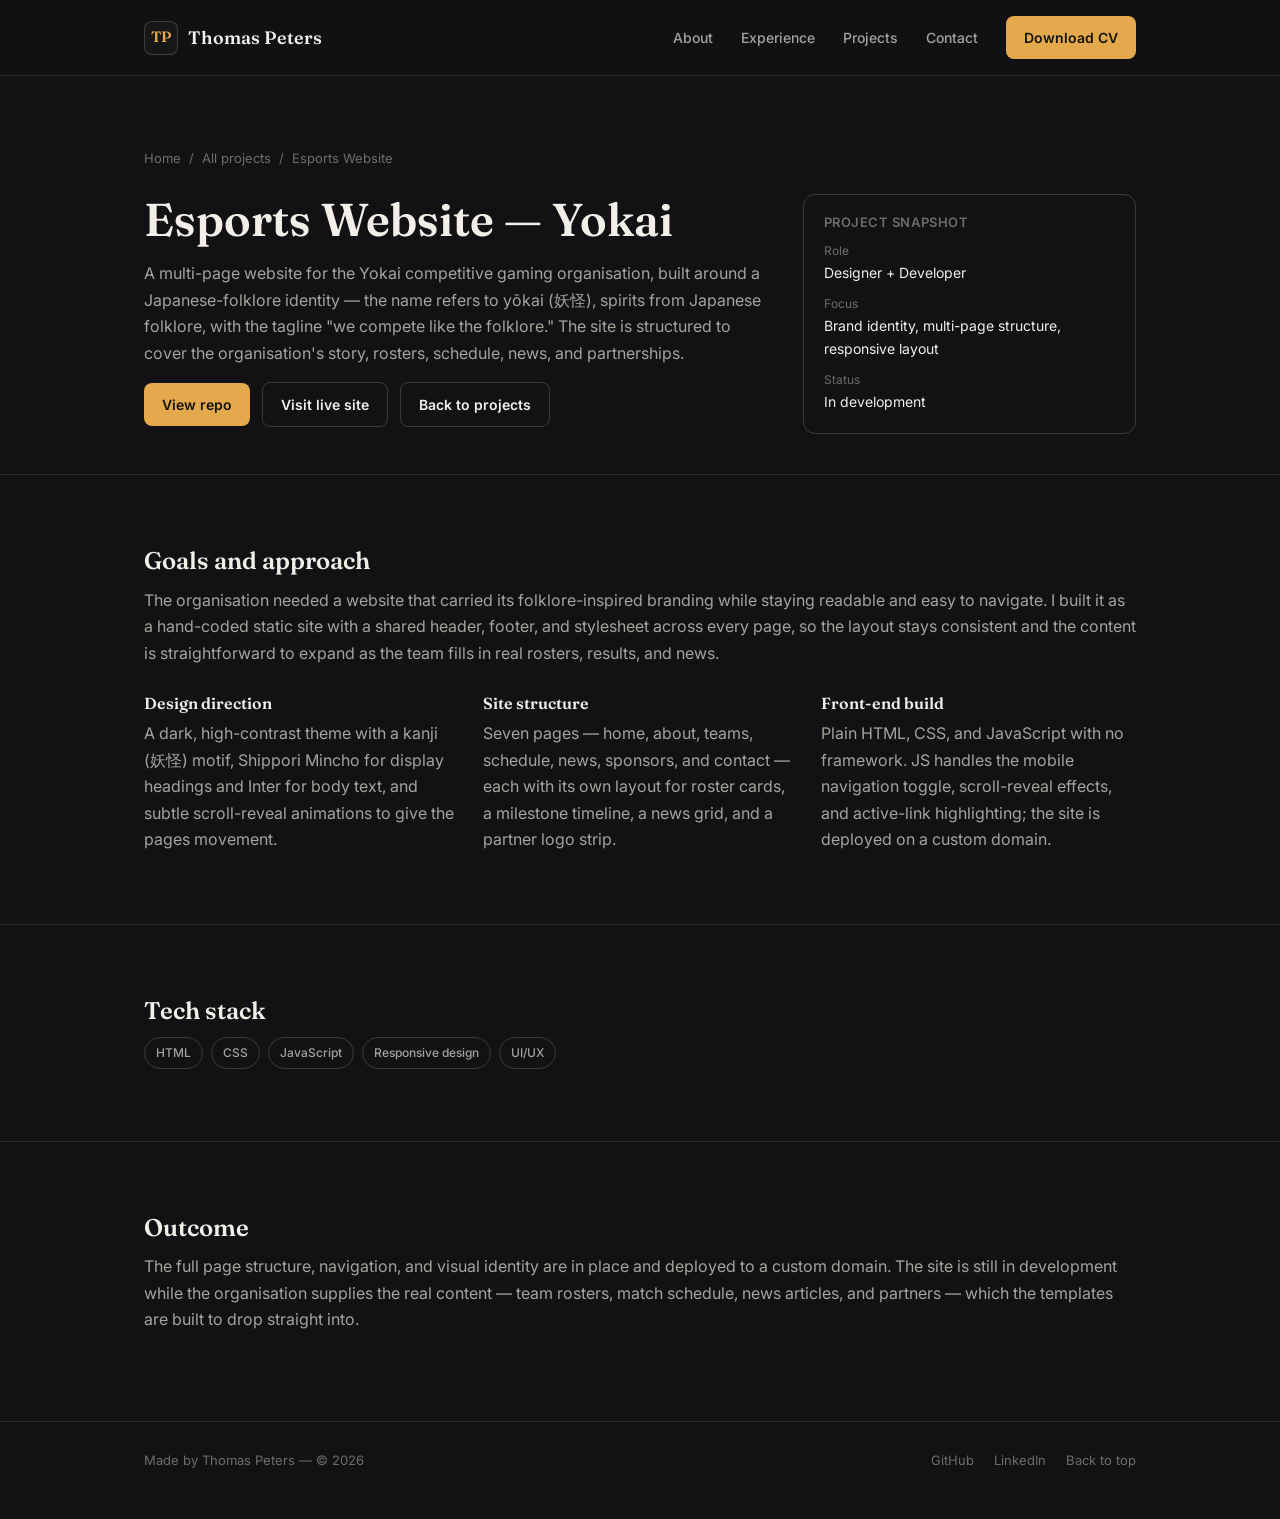
<file: projects/esports.html>
<!DOCTYPE html>
<html lang="en">
<head>
  <meta charset="UTF-8">
  <meta name="viewport" content="width=device-width, initial-scale=1.0">
  <title>Esports Website — Case Study | Thomas Peters</title>
  <meta name="description" content="Case study for the Yokai esports website: Japanese-folklore design direction, multi-page structure, and progress.">
  <link rel="canonical" href="https://www.thomasoliverpeters.com/projects/esports.html">
  <meta name="theme-color" content="#121214">
  <link rel="icon" href="../assets/favicon.svg" type="image/svg+xml">
  <link rel="preconnect" href="https://fonts.googleapis.com">
  <link rel="preconnect" href="https://fonts.gstatic.com" crossorigin>
  <!-- Fraunces for display headings, Inter for body text -->
  <link href="https://fonts.googleapis.com/css2?family=Fraunces:opsz,wght@9..144,500;9..144,600&family=Inter:wght@400;500;600;700&display=swap" rel="stylesheet">
  <!-- Global styles shared across the entire site -->
  <link rel="stylesheet" href="../styles.css">
</head>
<body>

  <!-- Skip link: lets keyboard/screen-reader users jump past the nav -->
  <a class="skip-link" href="#main">Skip to content</a>

  <!-- =====================================================================
       Site Header — identical across all pages for consistent navigation.
  ====================================================================== -->
  <header class="site-header">
    <div class="nav-row">
      <a class="brand" href="../index.html">
        <span class="mark">TP</span>
        Thomas Peters
      </a>
      <ul class="nav-links" id="nav-links">
        <li><a href="../index.html#about">About</a></li>
        <li><a href="../index.html#experience">Experience</a></li>
        <li><a href="../index.html#projects">Projects</a></li>
        <li><a href="../index.html#contact">Contact</a></li>
        <li><a class="btn" href="../assets/CV.pdf" target="_blank" rel="noopener">Download CV</a></li>
      </ul>
      <!-- Hamburger button — only shown below 860px breakpoint (see styles.css) -->
      <button class="nav-toggle" id="nav-toggle" aria-label="Toggle navigation" aria-expanded="false" aria-controls="nav-links">
        <svg viewBox="0 0 24 24" fill="none" stroke="currentColor" stroke-width="2" stroke-linecap="round"><line x1="3" y1="6" x2="21" y2="6"/><line x1="3" y1="12" x2="21" y2="12"/><line x1="3" y1="18" x2="21" y2="18"/></svg>
      </button>
    </div>
  </header>

  <main id="main">

    <!-- =====================================================================
         Hero — breadcrumb trail, title, description, CTA buttons, and
         project snapshot panel. Two-column on desktop, stacks on mobile.
    ====================================================================== -->
    <section style="border-top:none; padding-bottom: 40px;">
      <div class="wrap">

        <!-- Breadcrumb navigation: Home / All projects / Esports Website -->
        <div class="breadcrumbs">
          <a href="../index.html">Home</a>
          <span>/</span>
          <a href="all-projects.html">All projects</a>
          <span>/</span>
          <span>Esports Website</span>
        </div>

        <div class="page-hero-grid">

          <!-- Left column: title, summary, and CTA buttons -->
          <div class="fade-in">
            <h1>Esports Website — Yokai</h1>
            <p class="lede">
              A multi-page website for the Yokai competitive gaming organisation, built around a Japanese-folklore
              identity — the name refers to yōkai (妖怪), spirits from Japanese folklore, with the tagline
              "we compete like the folklore." The site is structured to cover the organisation's story, rosters,
              schedule, news, and partnerships.
            </p>
            <!-- Primary CTA: repo. Secondary: live site and back to listing -->
            <div class="btn-row">
              <a class="btn" href="https://github.com/thomasPeters31/yokaiEsportsWebsite" target="_blank" rel="noopener">View repo</a>
              <a class="btn-outline" href="https://www.yokaiesports.com" target="_blank" rel="noopener">Visit live site</a>
              <a class="btn-outline" href="all-projects.html">Back to projects</a>
            </div>
          </div>

          <!-- Right column: project snapshot — role, focus, status at a glance -->
          <div class="snapshot fade-in">
            <h4>Project snapshot</h4>
            <dl>
              <div><dt>Role</dt><dd>Designer + Developer</dd></div>
              <div><dt>Focus</dt><dd>Brand identity, multi-page structure, responsive layout</dd></div>
              <div><dt>Status</dt><dd>In development</dd></div>
            </dl>
          </div>
        </div>
      </div>
    </section>

    <!-- =====================================================================
         Goals and Approach — three detail blocks covering the design
         direction, the site structure, and the front-end build.
    ====================================================================== -->
    <section>
      <div class="wrap">
        <h2>Goals and approach</h2>
        <p>
          The organisation needed a website that carried its folklore-inspired branding while staying readable and
          easy to navigate. I built it as a hand-coded static site with a shared header, footer, and stylesheet
          across every page, so the layout stays consistent and the content is straightforward to expand as the
          team fills in real rosters, results, and news.
        </p>
        <div class="detail-grid">
          <div class="detail-block fade-in">
            <h4>Design direction</h4>
            <p>A dark, high-contrast theme with a kanji (妖怪) motif, Shippori Mincho for display headings and Inter
              for body text, and subtle scroll-reveal animations to give the pages movement.</p>
          </div>
          <div class="detail-block fade-in">
            <h4>Site structure</h4>
            <p>Seven pages — home, about, teams, schedule, news, sponsors, and contact — each with its own layout
              for roster cards, a milestone timeline, a news grid, and a partner logo strip.</p>
          </div>
          <div class="detail-block fade-in">
            <h4>Front-end build</h4>
            <p>Plain HTML, CSS, and JavaScript with no framework. JS handles the mobile navigation toggle,
              scroll-reveal effects, and active-link highlighting; the site is deployed on a custom domain.</p>
          </div>
        </div>
      </div>
    </section>

    <!-- Tech Stack — pill tags listing the technologies used -->
    <section>
      <div class="wrap">
        <h2>Tech stack</h2>
        <div class="tag-list">
          <span class="tag">HTML</span>
          <span class="tag">CSS</span>
          <span class="tag">JavaScript</span>
          <span class="tag">Responsive design</span>
          <span class="tag">UI/UX</span>
        </div>
      </div>
    </section>

    <!-- Outcome — current status and what's still in progress -->
    <section>
      <div class="wrap">
        <h2>Outcome</h2>
        <p>
          The full page structure, navigation, and visual identity are in place and deployed to a custom domain.
          The site is still in development while the organisation supplies the real content — team rosters, match
          schedule, news articles, and partners — which the templates are built to drop straight into.
        </p>
      </div>
    </section>

  </main>

  <!-- Footer — copyright year filled by script.js, links to socials -->
  <footer class="site-footer">
    <div class="wrap footer-row">
      <div>Made by Thomas Peters — © <span id="year"></span></div>
      <div class="footer-links">
        <a href="https://github.com/thomasPeters31" target="_blank" rel="noopener">GitHub</a>
        <a href="https://www.linkedin.com/in/thomas-peters-69949b268/" target="_blank" rel="noopener">LinkedIn</a>
        <a href="../index.html#top">Back to top</a>
      </div>
    </div>
  </footer>

  <!-- Scroll-triggered fade-ins, mobile nav toggle, footer year, email de-obfuscation -->
  <script src="../script.js"></script>
</body>
</html>
</file>
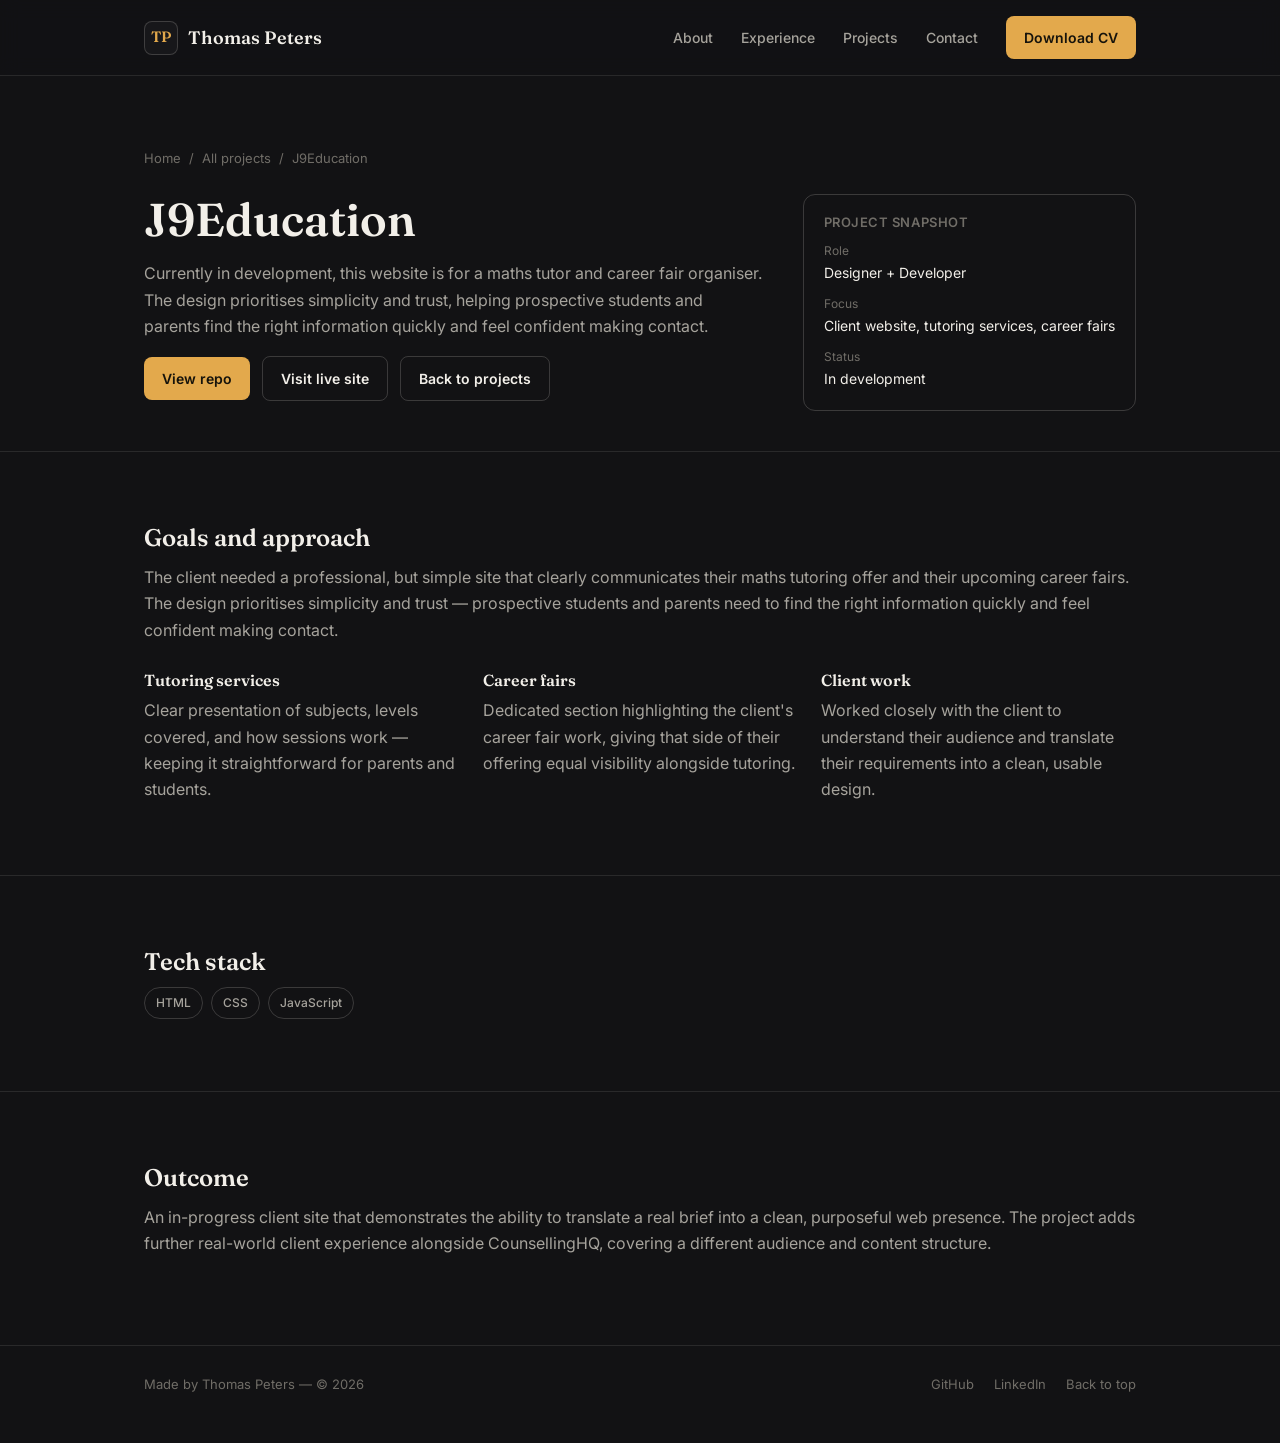
<file: projects/j9education.html>
<!DOCTYPE html>
<html lang="en">
<head>
  <meta charset="UTF-8">
  <meta name="viewport" content="width=device-width, initial-scale=1.0">
  <title>J9Education — Case Study | Thomas Peters</title>
  <meta name="description" content="Case study for J9Education — a website built for a maths tutor and career fair organiser, designed and developed by Thomas Peters.">
  <link rel="canonical" href="https://www.thomasoliverpeters.com/projects/j9education.html">
  <meta name="theme-color" content="#121214">
  <link rel="icon" href="../assets/favicon.svg" type="image/svg+xml">
  <link rel="preconnect" href="https://fonts.googleapis.com">
  <link rel="preconnect" href="https://fonts.gstatic.com" crossorigin>
  <!-- Fraunces for display headings, Inter for body text -->
  <link href="https://fonts.googleapis.com/css2?family=Fraunces:opsz,wght@9..144,500;9..144,600&family=Inter:wght@400;500;600;700&display=swap" rel="stylesheet">
  <!-- Global styles shared across the entire site -->
  <link rel="stylesheet" href="../styles.css">
</head>
<body>

  <!-- Skip link: lets keyboard/screen-reader users jump past the nav -->
  <a class="skip-link" href="#main">Skip to content</a>

  <!-- =====================================================================
       Site Header — identical across all pages for consistent navigation.
  ====================================================================== -->
  <header class="site-header">
    <div class="nav-row">
      <a class="brand" href="../index.html">
        <span class="mark">TP</span>
        Thomas Peters
      </a>
      <ul class="nav-links" id="nav-links">
        <li><a href="../index.html#about">About</a></li>
        <li><a href="../index.html#experience">Experience</a></li>
        <li><a href="../index.html#projects">Projects</a></li>
        <li><a href="../index.html#contact">Contact</a></li>
        <li><a class="btn" href="../assets/CV.pdf" target="_blank" rel="noopener">Download CV</a></li>
      </ul>
      <!-- Hamburger button — only shown below 860px breakpoint (see styles.css) -->
      <button class="nav-toggle" id="nav-toggle" aria-label="Toggle navigation" aria-expanded="false" aria-controls="nav-links">
        <svg viewBox="0 0 24 24" fill="none" stroke="currentColor" stroke-width="2" stroke-linecap="round"><line x1="3" y1="6" x2="21" y2="6"/><line x1="3" y1="12" x2="21" y2="12"/><line x1="3" y1="18" x2="21" y2="18"/></svg>
      </button>
    </div>
  </header>

  <main id="main">

    <!-- =====================================================================
         Hero — breadcrumb, title, description, CTA buttons, snapshot panel.
         Two-column on desktop, single column on mobile.
    ====================================================================== -->
    <section style="border-top:none; padding-bottom: 40px;">
      <div class="wrap">
        <div class="breadcrumbs">
          <a href="../index.html">Home</a>
          <span>/</span>
          <a href="all-projects.html">All projects</a>
          <span>/</span>
          <span>J9Education</span>
        </div>

        <div class="page-hero-grid">
          <div class="fade-in">
            <h1>J9Education</h1>
            <p class="lede">
              Currently in development, this website is for a maths tutor and career fair organiser. 
              The design prioritises simplicity and trust, helping prospective students and parents find the right information quickly 
              and feel confident making contact.
            </p>
            <!-- Primary CTA: repo. Secondary: live site and back to listing -->
            <div class="btn-row">
              <a class="btn" href="https://github.com/thomasPeters31/J9Education" target="_blank" rel="noopener">View repo</a>
              <a class="btn-outline" href="https://www.j9education.com/" target="_blank" rel="noopener">Visit live site</a>
              <a class="btn-outline" href="all-projects.html">Back to projects</a>
            </div>
          </div>

          <!-- Snapshot panel: role, focus, and status at a glance -->
          <div class="snapshot fade-in">
            <h4>Project snapshot</h4>
            <dl>
              <div><dt>Role</dt><dd>Designer + Developer</dd></div>
              <div><dt>Focus</dt><dd>Client website, tutoring services, career fairs</dd></div>
              <div><dt>Status</dt><dd>In development</dd></div>
            </dl>
          </div>
        </div>
      </div>
    </section>

    <!-- =====================================================================
         Goals and Approach — three detail blocks covering key areas.
    ====================================================================== -->
    <section>
      <div class="wrap">
        <h2>Goals and approach</h2>
        <p>
          The client needed a professional, but simple site that clearly communicates their maths tutoring offer
          and their upcoming career fairs. The design prioritises simplicity and trust — prospective students
          and parents need to find the right information quickly and feel confident making contact.
        </p>
        <div class="detail-grid">
          <div class="detail-block fade-in">
            <h4>Tutoring services</h4>
            <p>Clear presentation of subjects, levels covered, and how sessions work — keeping it straightforward for parents and students.</p>
          </div>
          <div class="detail-block fade-in">
            <h4>Career fairs</h4>
            <p>Dedicated section highlighting the client's career fair work, giving that side of their offering equal visibility alongside tutoring.</p>
          </div>
          <div class="detail-block fade-in">
            <h4>Client work</h4>
            <p>Worked closely with the client to understand their audience and translate their requirements into a clean, usable design.</p>
          </div>
        </div>
      </div>
    </section>

    <!-- =====================================================================
         Tech Stack
    ====================================================================== -->
    <section>
      <div class="wrap">
        <h2>Tech stack</h2>
        <div class="tag-list">
          <span class="tag">HTML</span>
          <span class="tag">CSS</span>
          <span class="tag">JavaScript</span>
        </div>
      </div>
    </section>

    <!-- =====================================================================
         Outcome
    ====================================================================== -->
    <section>
      <div class="wrap">
        <h2>Outcome</h2>
        <p>
          An in-progress client site that demonstrates the ability to translate a real brief into a clean,
          purposeful web presence. The project adds further real-world client experience alongside CounsellingHQ,
          covering a different audience and content structure.
        </p>
      </div>
    </section>

  </main>

  <!-- Footer — copyright year filled by script.js, links to socials -->
  <footer class="site-footer">
    <div class="wrap footer-row">
      <div>Made by Thomas Peters — © <span id="year"></span></div>
      <div class="footer-links">
        <a href="https://github.com/thomasPeters31" target="_blank" rel="noopener">GitHub</a>
        <a href="https://www.linkedin.com/in/thomas-peters-69949b268/" target="_blank" rel="noopener">LinkedIn</a>
        <a href="../index.html#top">Back to top</a>
      </div>
    </div>
  </footer>

  <!-- Scroll-triggered fade-ins, mobile nav toggle, footer year, email de-obfuscation -->
  <script src="../script.js"></script>
</body>
</html>
</file>
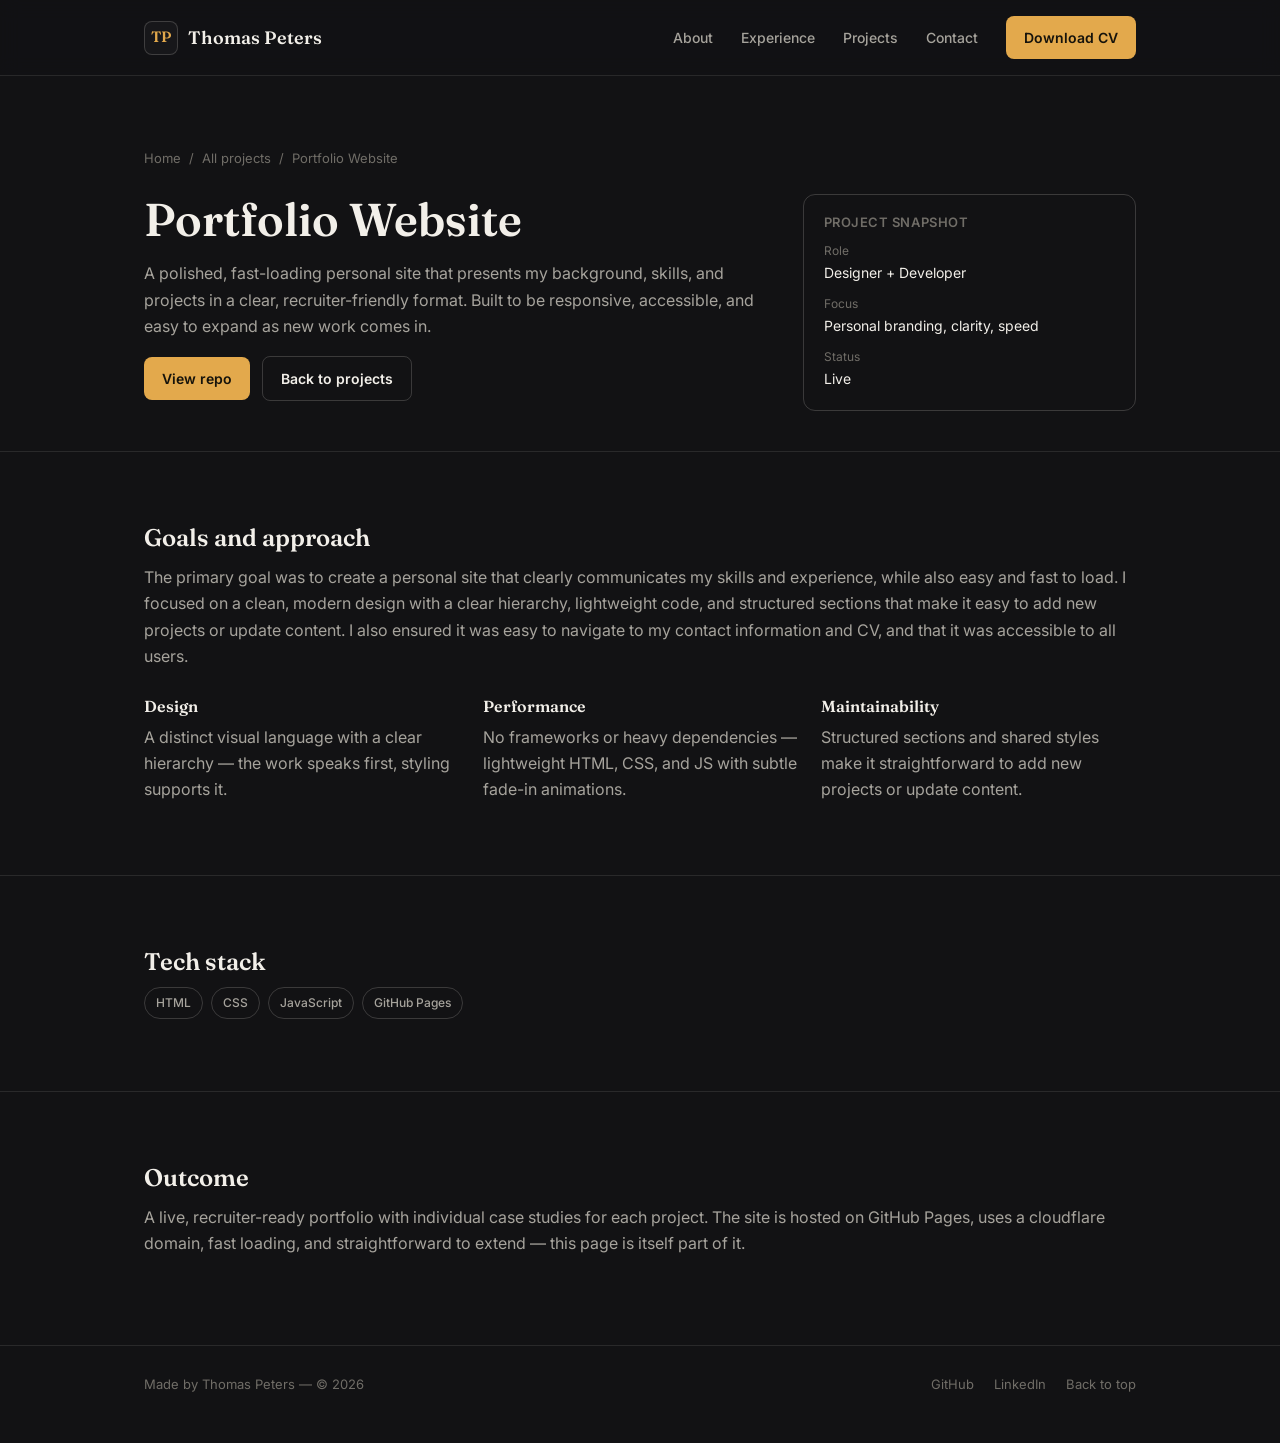
<file: projects/portfolio.html>
<!DOCTYPE html>
<html lang="en">
<head>
  <meta charset="UTF-8">
  <meta name="viewport" content="width=device-width, initial-scale=1.0">
  <title>Portfolio Website — Case Study | Thomas Peters</title>
  <meta name="description" content="Case study for Thomas Peters' portfolio website: goals, stack, and outcomes.">
  <link rel="canonical" href="https://www.thomasoliverpeters.com/projects/portfolio.html">
  <meta name="theme-color" content="#121214">
  <link rel="icon" href="../assets/favicon.svg" type="image/svg+xml">
  <link rel="preconnect" href="https://fonts.googleapis.com">
  <link rel="preconnect" href="https://fonts.gstatic.com" crossorigin>
  <!-- Fraunces for display headings, Inter for body text -->
  <link href="https://fonts.googleapis.com/css2?family=Fraunces:opsz,wght@9..144,500;9..144,600&family=Inter:wght@400;500;600;700&display=swap" rel="stylesheet">
  <!-- Global styles shared across the entire site -->
  <link rel="stylesheet" href="../styles.css">
</head>
<body>

  <!-- Skip link: lets keyboard/screen-reader users jump past the nav -->
  <a class="skip-link" href="#main">Skip to content</a>

  <!-- =====================================================================
       Site Header — identical across all pages for consistent navigation.
  ====================================================================== -->
  <header class="site-header">
    <div class="nav-row">
      <a class="brand" href="../index.html">
        <span class="mark">TP</span>
        Thomas Peters
      </a>
      <ul class="nav-links" id="nav-links">
        <li><a href="../index.html#about">About</a></li>
        <li><a href="../index.html#experience">Experience</a></li>
        <li><a href="../index.html#projects">Projects</a></li>
        <li><a href="../index.html#contact">Contact</a></li>
        <li><a class="btn" href="../assets/CV.pdf" target="_blank" rel="noopener">Download CV</a></li>
      </ul>
      <!-- Hamburger button — only shown below 860px breakpoint (see styles.css) -->
      <button class="nav-toggle" id="nav-toggle" aria-label="Toggle navigation" aria-expanded="false" aria-controls="nav-links">
        <svg viewBox="0 0 24 24" fill="none" stroke="currentColor" stroke-width="2" stroke-linecap="round"><line x1="3" y1="6" x2="21" y2="6"/><line x1="3" y1="12" x2="21" y2="12"/><line x1="3" y1="18" x2="21" y2="18"/></svg>
      </button>
    </div>
  </header>

  <main id="main">

    <!-- =====================================================================
         Hero — breadcrumb trail, title, description, CTA buttons, and
         project snapshot panel. Two-column on desktop, stacks on mobile.
    ====================================================================== -->
    <section style="border-top:none; padding-bottom: 40px;">
      <div class="wrap">

        <!-- Breadcrumb navigation: Home / All projects / Portfolio Website -->
        <div class="breadcrumbs">
          <a href="../index.html">Home</a>
          <span>/</span>
          <a href="all-projects.html">All projects</a>
          <span>/</span>
          <span>Portfolio Website</span>
        </div>

        <div class="page-hero-grid">

          <!-- Left column: title, summary, and CTA buttons -->
          <div class="fade-in">
            <h1>Portfolio Website</h1>
            <p class="lede">
              A polished, fast-loading personal site that presents my background, skills, and projects in a clear,
              recruiter-friendly format. Built to be responsive, accessible, and easy to expand as new work comes in.
            </p>
            <!-- Primary CTA: repo. No live site link — you're already on it -->
            <div class="btn-row">
              <a class="btn" href="https://github.com/thomasPeters31/ThomasPeters" target="_blank" rel="noopener">View repo</a>
              <a class="btn-outline" href="all-projects.html">Back to projects</a>
            </div>
          </div>

          <!-- Right column: project snapshot — role, focus, status at a glance -->
          <div class="snapshot fade-in">
            <h4>Project snapshot</h4>
            <dl>
              <div><dt>Role</dt><dd>Designer + Developer</dd></div>
              <div><dt>Focus</dt><dd>Personal branding, clarity, speed</dd></div>
              <div><dt>Status</dt><dd>Live</dd></div>
            </dl>
          </div>
        </div>
      </div>
    </section>

    <!-- =====================================================================
         Goals and Approach — three detail blocks covering design,
         performance, and maintainability.
    ====================================================================== -->
    <section>
      <div class="wrap">
        <h2>Goals and approach</h2>
        <p>
          The primary goal was to create a personal site that clearly communicates my skills and experience, while also easy and fast to load. 
          I focused on a clean, modern design with a clear hierarchy, lightweight code, and structured sections that make it easy to add new projects
          or update content. I also ensured it was easy to navigate to my contact information and CV, and that it was accessible to all users.
        </p>
        <div class="detail-grid">
          <div class="detail-block fade-in">
            <h4>Design</h4>
            <p>A distinct visual language with a clear hierarchy — the work speaks first, styling supports it.</p>
          </div>
          <div class="detail-block fade-in">
            <h4>Performance</h4>
            <p>No frameworks or heavy dependencies — lightweight HTML, CSS, and JS with subtle fade-in animations.</p>
          </div>
          <div class="detail-block fade-in">
            <h4>Maintainability</h4>
            <p>Structured sections and shared styles make it straightforward to add new projects or update content.</p>
          </div>
        </div>
      </div>
    </section>

    <!-- Tech Stack — pill tags listing the technologies used -->
    <section>
      <div class="wrap">
        <h2>Tech stack</h2>
        <div class="tag-list">
          <span class="tag">HTML</span>
          <span class="tag">CSS</span>
          <span class="tag">JavaScript</span>
          <span class="tag">GitHub Pages</span>
        </div>
      </div>
    </section>

    <!-- Outcome — summary of results and what the project demonstrates -->
    <section>
      <div class="wrap">
        <h2>Outcome</h2>
        <p>
          A live, recruiter-ready portfolio with individual case studies for each project. The site is hosted on
          GitHub Pages, uses a cloudflare domain, fast loading, and straightforward to extend — this page is itself part of it.
        </p>
      </div>
    </section>

  </main>

  <!-- Footer — copyright year filled by script.js, links to socials -->
  <footer class="site-footer">
    <div class="wrap footer-row">
      <div>Made by Thomas Peters — © <span id="year"></span></div>
      <div class="footer-links">
        <a href="https://github.com/thomasPeters31" target="_blank" rel="noopener">GitHub</a>
        <a href="https://www.linkedin.com/in/thomas-peters-69949b268/" target="_blank" rel="noopener">LinkedIn</a>
        <a href="../index.html#top">Back to top</a>
      </div>
    </div>
  </footer>

  <!-- Scroll-triggered fade-ins, mobile nav toggle, footer year, email de-obfuscation -->
  <script src="../script.js"></script>
</body>
</html>
</file>
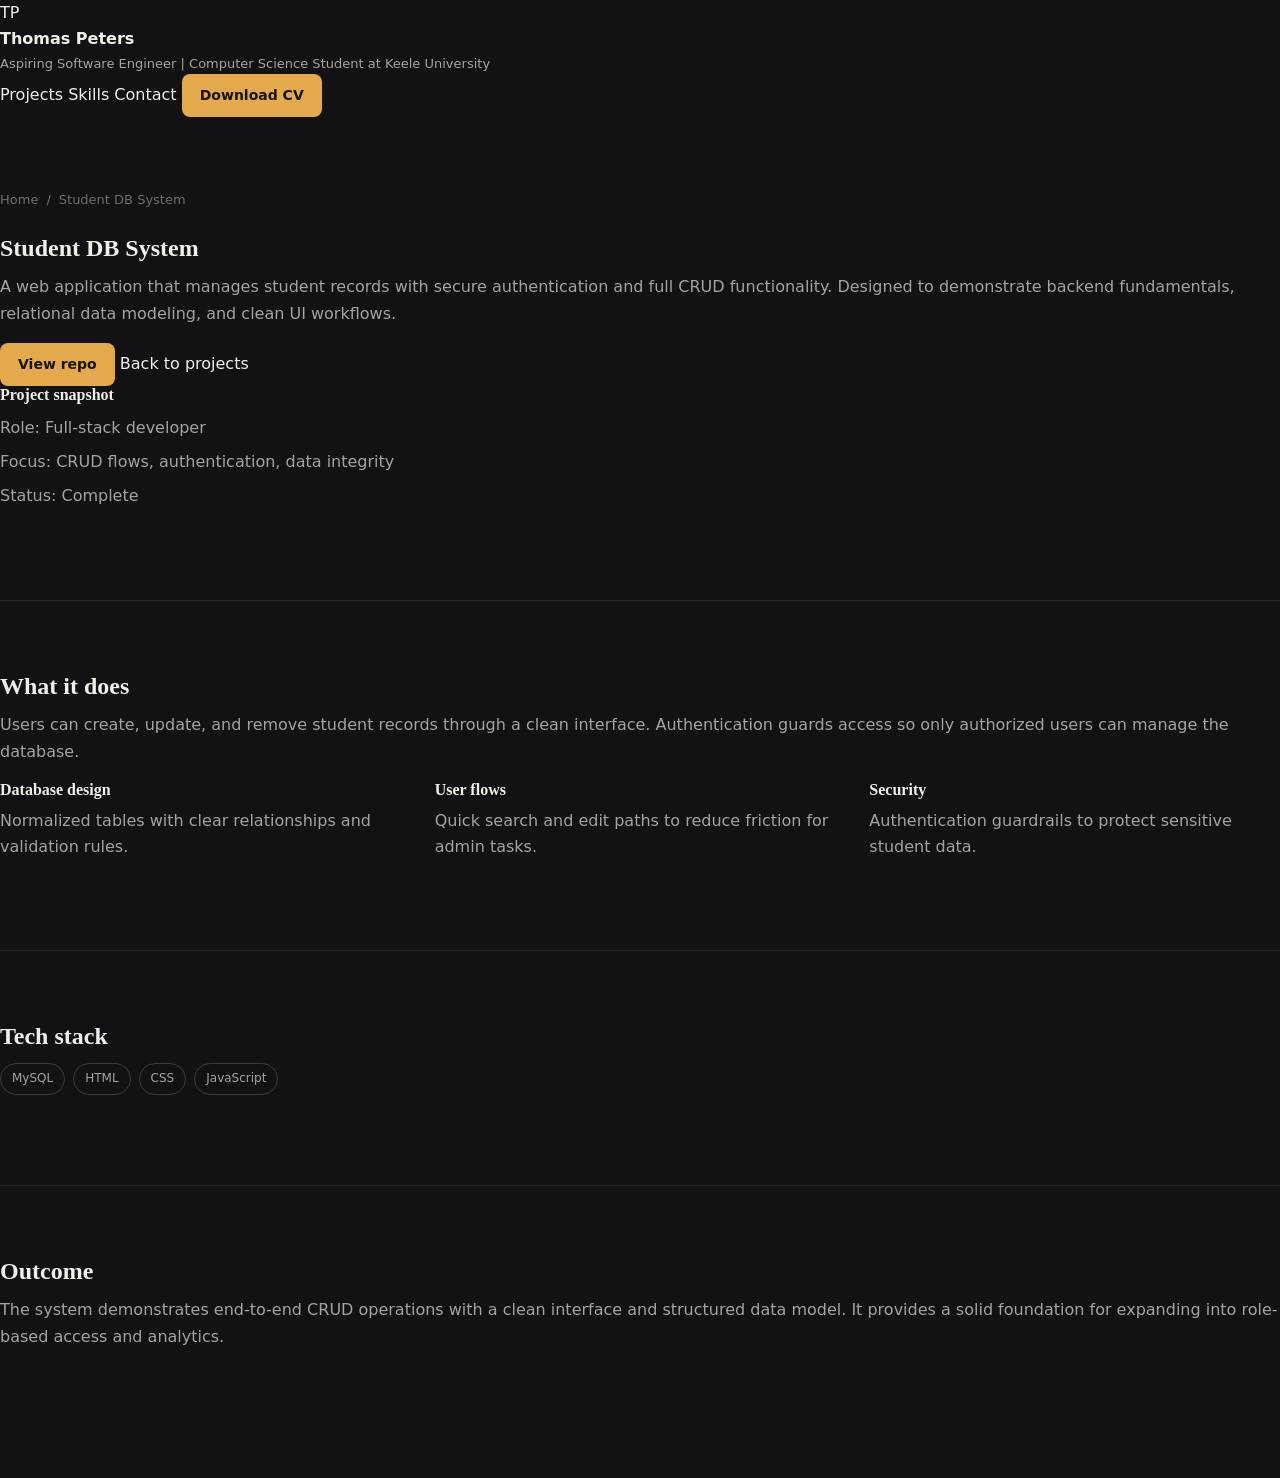
<file: projects/student-db.html>
<!DOCTYPE html>
<html lang="en">
<head>
  <meta charset="UTF-8">
  <meta name="viewport" content="width=device-width, initial-scale=1.0">
  <title>Student DB System | Thomas Peters</title>
  <meta name="description" content="Case study for the Student DB System: CRUD workflows, authentication, and database design.">
  <link rel="icon" type="image/jpg" href="../assets/headshot.JPG">
  <link rel="stylesheet" href="../styles.css">
</head>
<body>
  <!-- Shared site header for consistent navigation -->
  <header>
    <div class="logo">
      <div class="mark">TP</div>
      <div>
        <div style="font-weight:700">Thomas Peters</div>
        <div class="muted" style="font-size:13px">
          Aspiring Software Engineer | Computer Science Student at Keele University
        </div>
      </div>
    </div>
    <nav id="site-nav">
      <a class="outline" href="../index.html#projects">Projects</a>
      <a class="outline" href="../index.html#skills">Skills</a>
      <a class="outline" href="../index.html#contact">Contact</a>
      <a class="btn" href="../assets/CV.pdf" target="_blank" rel="noopener">Download CV</a>
    </nav>
  </header>

  <!-- Project case study content -->
  <main class="container">
    <!-- Overview + quick navigation -->
    <section class="card fade-in">
      <div class="breadcrumbs">
        <a href="../index.html">Home</a>
        <span>/</span>
        <span>Student DB System</span>
      </div>

      <!-- Hero split: summary + snapshot -->
      <div class="page-hero" style="margin-top:16px">
        <div>
          <h1 style="margin-top:0">Student DB System</h1>
          <p class="sub">
            A web application that manages student records with secure authentication and full CRUD functionality.
            Designed to demonstrate backend fundamentals, relational data modeling, and clean UI workflows.
          </p>
          <div class="cta-row">
            <a class="btn" href="https://github.com/TOP-Tom31/student-db" target="_blank" rel="noopener">View repo</a>
            <a class="outline" href="../index.html#projects">Back to projects</a>
          </div>
        </div>
        <!-- Snapshot panel for role, focus, status -->
        <div class="detail-card">
          <h4 style="margin:0 0 10px">Project snapshot</h4>
          <p class="muted" style="margin:0 0 8px">Role: Full-stack developer</p>
          <p class="muted" style="margin:0 0 8px">Focus: CRUD flows, authentication, data integrity</p>
          <p class="muted" style="margin:0">Status: Complete</p>
        </div>
      </div>
    </section>

    <!-- Feature overview -->
    <section class="card fade-in" style="margin-top:18px">
      <h2 style="margin-top:0">What it does</h2>
      <p class="muted">
        Users can create, update, and remove student records through a clean interface. Authentication guards access
        so only authorized users can manage the database.
      </p>
      <div class="detail-grid" style="margin-top:14px">
        <div class="detail-card">
          <h4 style="margin:0 0 8px">Database design</h4>
          <p class="muted" style="margin:0">Normalized tables with clear relationships and validation rules.</p>
        </div>
        <div class="detail-card">
          <h4 style="margin:0 0 8px">User flows</h4>
          <p class="muted" style="margin:0">Quick search and edit paths to reduce friction for admin tasks.</p>
        </div>
        <div class="detail-card">
          <h4 style="margin:0 0 8px">Security</h4>
          <p class="muted" style="margin:0">Authentication guardrails to protect sensitive student data.</p>
        </div>
      </div>
    </section>

    <!-- Tech stack tags -->
    <section class="card fade-in" style="margin-top:18px">
      <h2 style="margin-top:0">Tech stack</h2>
      <div class="tag-list">
        <span class="tag">MySQL</span>
        <span class="tag">HTML</span>
        <span class="tag">CSS</span>
        <span class="tag">JavaScript</span>
      </div>
    </section>

    <!-- Outcome summary -->
    <section class="card fade-in" style="margin-top:18px">
      <h2 style="margin-top:0">Outcome</h2>
      <p class="muted">
        The system demonstrates end-to-end CRUD operations with a clean interface and structured data model. It
        provides a solid foundation for expanding into role-based access and analytics.
      </p>
    </section>

    <footer class="fade-in">
      <div class="muted">Made by Thomas Peters — © <span id="year"></span></div>
    </footer>
  </main>

  <script src="../script.js"></script>
  <script>
    document.getElementById('year').textContent = new Date().getFullYear();
  </script>
</body>
</html>
</file>
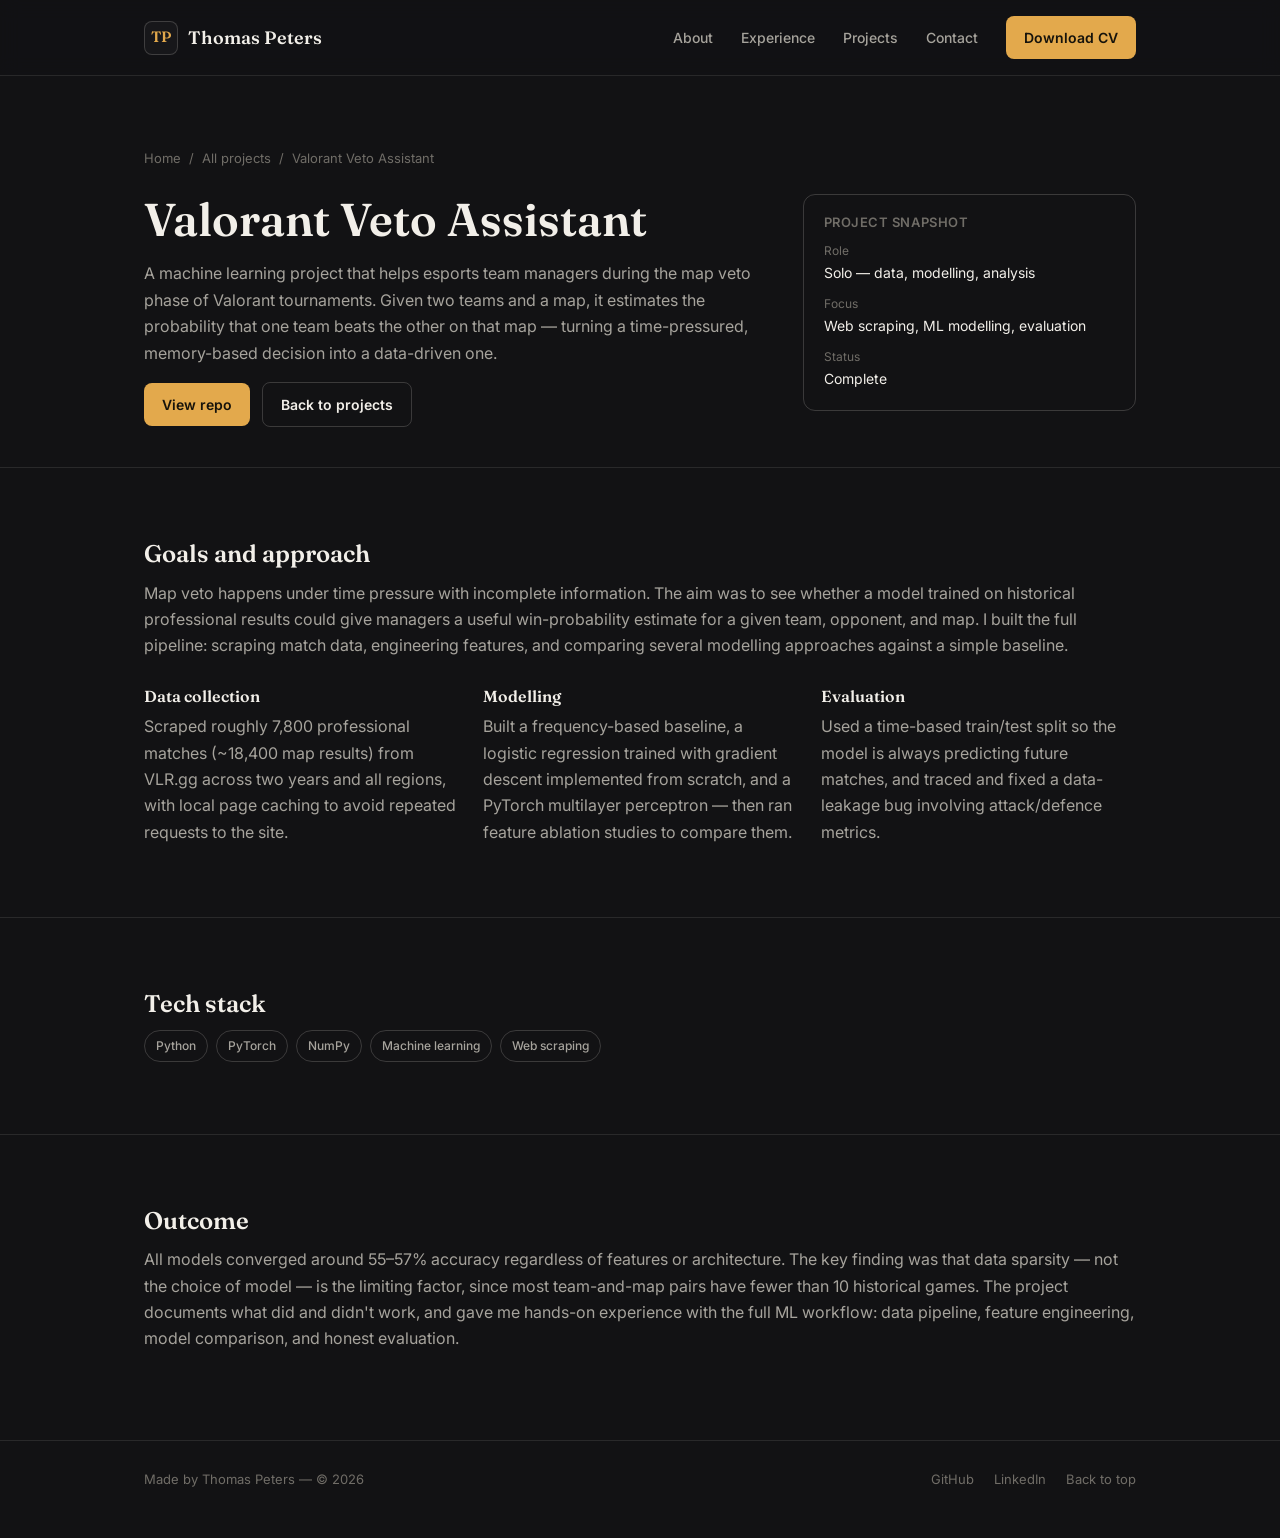
<file: projects/valorant-veto-assistant.html>
<!DOCTYPE html>
<html lang="en">
<head>
  <meta charset="UTF-8">
  <meta name="viewport" content="width=device-width, initial-scale=1.0">
  <title>Valorant Veto Assistant — Case Study | Thomas Peters</title>
  <meta name="description" content="Case study for the Valorant Veto Assistant — a Python machine learning project that predicts map win probability for esports map veto decisions, built by Thomas Peters.">
  <link rel="canonical" href="https://www.thomasoliverpeters.com/projects/valorant-veto-assistant.html">
  <meta name="theme-color" content="#121214">
  <link rel="icon" href="../assets/favicon.svg" type="image/svg+xml">
  <link rel="preconnect" href="https://fonts.googleapis.com">
  <link rel="preconnect" href="https://fonts.gstatic.com" crossorigin>
  <!-- Fraunces for display headings, Inter for body text -->
  <link href="https://fonts.googleapis.com/css2?family=Fraunces:opsz,wght@9..144,500;9..144,600&family=Inter:wght@400;500;600;700&display=swap" rel="stylesheet">
  <!-- Global styles shared across the entire site -->
  <link rel="stylesheet" href="../styles.css">
</head>
<body>

  <!-- Skip link: lets keyboard/screen-reader users jump past the nav -->
  <a class="skip-link" href="#main">Skip to content</a>

  <!-- =====================================================================
       Site Header — identical across all pages for consistent navigation.
  ====================================================================== -->
  <header class="site-header">
    <div class="nav-row">
      <a class="brand" href="../index.html">
        <span class="mark">TP</span>
        Thomas Peters
      </a>
      <ul class="nav-links" id="nav-links">
        <li><a href="../index.html#about">About</a></li>
        <li><a href="../index.html#experience">Experience</a></li>
        <li><a href="../index.html#projects">Projects</a></li>
        <li><a href="../index.html#contact">Contact</a></li>
        <li><a class="btn" href="../assets/CV.pdf" target="_blank" rel="noopener">Download CV</a></li>
      </ul>
      <!-- Hamburger button — only shown below 860px breakpoint (see styles.css) -->
      <button class="nav-toggle" id="nav-toggle" aria-label="Toggle navigation" aria-expanded="false" aria-controls="nav-links">
        <svg viewBox="0 0 24 24" fill="none" stroke="currentColor" stroke-width="2" stroke-linecap="round"><line x1="3" y1="6" x2="21" y2="6"/><line x1="3" y1="12" x2="21" y2="12"/><line x1="3" y1="18" x2="21" y2="18"/></svg>
      </button>
    </div>
  </header>

  <main id="main">

    <!-- =====================================================================
         Hero — breadcrumb, title, description, CTA buttons, snapshot panel.
         Two-column on desktop, single column on mobile.
    ====================================================================== -->
    <section style="border-top:none; padding-bottom: 40px;">
      <div class="wrap">
        <div class="breadcrumbs">
          <a href="../index.html">Home</a>
          <span>/</span>
          <a href="all-projects.html">All projects</a>
          <span>/</span>
          <span>Valorant Veto Assistant</span>
        </div>

        <div class="page-hero-grid">
          <div class="fade-in">
            <h1>Valorant Veto Assistant</h1>
            <p class="lede">
              A machine learning project that helps esports team managers during the map veto phase of Valorant
              tournaments. Given two teams and a map, it estimates the probability that one team beats the other on
              that map — turning a time-pressured, memory-based decision into a data-driven one.
            </p>
            <!-- Primary CTA: repo. Secondary: back to listing -->
            <div class="btn-row">
              <a class="btn" href="https://github.com/thomasPeters31/valourantVetoAssistant" target="_blank" rel="noopener">View repo</a>
              <a class="btn-outline" href="all-projects.html">Back to projects</a>
            </div>
          </div>

          <!-- Snapshot panel: role, focus, and status at a glance -->
          <div class="snapshot fade-in">
            <h4>Project snapshot</h4>
            <dl>
              <div><dt>Role</dt><dd>Solo — data, modelling, analysis</dd></div>
              <div><dt>Focus</dt><dd>Web scraping, ML modelling, evaluation</dd></div>
              <div><dt>Status</dt><dd>Complete</dd></div>
            </dl>
          </div>
        </div>
      </div>
    </section>

    <!-- =====================================================================
         Goals and Approach — three detail blocks covering key areas.
    ====================================================================== -->
    <section>
      <div class="wrap">
        <h2>Goals and approach</h2>
        <p>
          Map veto happens under time pressure with incomplete information. The aim was to see whether a model
          trained on historical professional results could give managers a useful win-probability estimate for a
          given team, opponent, and map. I built the full pipeline: scraping match data, engineering features, and
          comparing several modelling approaches against a simple baseline.
        </p>
        <div class="detail-grid">
          <div class="detail-block fade-in">
            <h4>Data collection</h4>
            <p>Scraped roughly 7,800 professional matches (~18,400 map results) from VLR.gg across two years and all
              regions, with local page caching to avoid repeated requests to the site.</p>
          </div>
          <div class="detail-block fade-in">
            <h4>Modelling</h4>
            <p>Built a frequency-based baseline, a logistic regression trained with gradient descent implemented from
              scratch, and a PyTorch multilayer perceptron — then ran feature ablation studies to compare them.</p>
          </div>
          <div class="detail-block fade-in">
            <h4>Evaluation</h4>
            <p>Used a time-based train/test split so the model is always predicting future matches, and traced and
              fixed a data-leakage bug involving attack/defence metrics.</p>
          </div>
        </div>
      </div>
    </section>

    <!-- =====================================================================
         Tech Stack
    ====================================================================== -->
    <section>
      <div class="wrap">
        <h2>Tech stack</h2>
        <div class="tag-list">
          <span class="tag">Python</span>
          <span class="tag">PyTorch</span>
          <span class="tag">NumPy</span>
          <span class="tag">Machine learning</span>
          <span class="tag">Web scraping</span>
        </div>
      </div>
    </section>

    <!-- =====================================================================
         Outcome
    ====================================================================== -->
    <section>
      <div class="wrap">
        <h2>Outcome</h2>
        <p>
          All models converged around 55–57% accuracy regardless of features or architecture. The key finding was
          that data sparsity — not the choice of model — is the limiting factor, since most team-and-map pairs have
          fewer than 10 historical games. The project documents what did and didn't work, and gave me hands-on
          experience with the full ML workflow: data pipeline, feature engineering, model comparison, and honest
          evaluation.
        </p>
      </div>
    </section>

  </main>

  <!-- Footer — copyright year filled by script.js, links to socials -->
  <footer class="site-footer">
    <div class="wrap footer-row">
      <div>Made by Thomas Peters — © <span id="year"></span></div>
      <div class="footer-links">
        <a href="https://github.com/thomasPeters31" target="_blank" rel="noopener">GitHub</a>
        <a href="https://www.linkedin.com/in/thomas-peters-69949b268/" target="_blank" rel="noopener">LinkedIn</a>
        <a href="../index.html#top">Back to top</a>
      </div>
    </div>
  </footer>

  <!-- Scroll-triggered fade-ins, mobile nav toggle, footer year, email de-obfuscation -->
  <script src="../script.js"></script>
</body>
</html>
</file>
<file: styles.css>
/* ==========================================================================
   Design tokens
   ========================================================================== */
:root {
  --bg: #121214;
  --bg-raised: #17171a;
  --ink: #f2efe9;
  --ink-dim: #a6a39c;
  --ink-faint: #706d67;
  --line: rgba(242, 239, 233, 0.1);
  --line-strong: rgba(242, 239, 233, 0.18);
  --accent: #e3a94c;
  --accent-soft: rgba(227, 169, 76, 0.14);
  --accent-ink: #16130b;

  --font-display: "Fraunces", Georgia, "Times New Roman", serif;
  --font-body: "Inter", ui-sans-serif, system-ui, -apple-system, "Segoe UI", Roboto, Arial, sans-serif;

  --max: 1040px;
  --gutter: 24px;
}

/* ==========================================================================
   Reset & base
   ========================================================================== */
* {
  box-sizing: border-box;
}

html {
  scroll-behavior: smooth;
}

html, body {
  max-width: 100%;
  overflow-x: hidden;
}

body {
  margin: 0;
  background: var(--bg);
  color: var(--ink);
  font-family: var(--font-body);
  font-size: 16px;
  line-height: 1.65;
  -webkit-font-smoothing: antialiased;
}

img {
  max-width: 100%;
  height: auto;
  display: block;
}

a {
  color: inherit;
  text-decoration: none;
}

p {
  margin: 0 0 1em;
  color: var(--ink-dim);
}

h1, h2, h3, h4 {
  font-family: var(--font-display);
  font-weight: 600;
  color: var(--ink);
  line-height: 1.15;
  margin: 0 0 0.5em;
}

ul {
  margin: 0;
  padding: 0;
  list-style: none;
}

/* Skip link for keyboard/screen-reader users */
.skip-link {
  position: absolute;
  left: -9999px;
  top: 0;
  background: var(--accent);
  color: var(--accent-ink);
  padding: 10px 16px;
  border-radius: 0 0 8px 0;
  font-weight: 600;
  z-index: 1000;
}

.skip-link:focus {
  left: 0;
}

:focus-visible {
  outline: 2px solid var(--accent);
  outline-offset: 3px;
}

@media (prefers-reduced-motion: reduce) {
  html {
    scroll-behavior: auto;
  }
  * {
    animation-duration: 0.001ms !important;
    transition-duration: 0.001ms !important;
  }
}

/* ==========================================================================
   Layout helpers
   ========================================================================== */
.wrap {
  max-width: var(--max);
  margin: 0 auto;
  padding: 0 var(--gutter);
}

.eyebrow {
  display: block;
  font-size: 13px;
  font-weight: 600;
  letter-spacing: 0.08em;
  text-transform: uppercase;
  color: var(--accent);
  margin-bottom: 10px;
}

section {
  padding: 72px 0;
  border-top: 1px solid var(--line);
}

section:first-of-type {
  border-top: none;
}

.muted {
  color: var(--ink-dim);
}

/* ==========================================================================
   Nav bar
   ========================================================================== */
.site-header {
  position: sticky;
  top: 0;
  z-index: 100;
  background: rgba(18, 18, 20, 0.85);
  backdrop-filter: blur(10px);
  border-bottom: 1px solid var(--line);
}

.nav-row {
  display: flex;
  align-items: center;
  justify-content: space-between;
  padding: 16px var(--gutter);
  max-width: var(--max);
  margin: 0 auto;
  gap: 16px;
}

.brand {
  display: flex;
  align-items: center;
  gap: 10px;
  font-weight: 600;
  font-family: var(--font-display);
  font-size: 18px;
}

.brand .mark {
  width: 34px;
  height: 34px;
  border-radius: 8px;
  background: var(--bg-raised);
  border: 1px solid var(--line-strong);
  color: var(--accent);
  display: flex;
  align-items: center;
  justify-content: center;
  font-family: var(--font-display);
  font-weight: 600;
  font-size: 15px;
}

.nav-links {
  display: flex;
  align-items: center;
  gap: 28px;
}

.nav-links a:not(.btn) {
  font-size: 14px;
  font-weight: 500;
  color: var(--ink-dim);
  transition: color 0.15s ease;
}

.nav-links a:not(.btn):hover {
  color: var(--ink);
}

.nav-toggle {
  display: none;
  background: none;
  border: 1px solid var(--line-strong);
  border-radius: 8px;
  width: 40px;
  height: 40px;
  align-items: center;
  justify-content: center;
  color: var(--ink);
  cursor: pointer;
}

.nav-toggle svg {
  width: 20px;
  height: 20px;
}

/* ==========================================================================
   Buttons & tags
   ========================================================================== */
.btn {
  display: inline-flex;
  align-items: center;
  gap: 8px;
  background: var(--accent);
  color: var(--accent-ink);
  padding: 10px 18px;
  border-radius: 8px;
  font-weight: 600;
  font-size: 14px;
  transition: transform 0.15s ease, box-shadow 0.15s ease;
}

.btn:hover {
  transform: translateY(-1px);
  box-shadow: 0 8px 20px rgba(227, 169, 76, 0.25);
}

.btn-outline {
  display: inline-flex;
  align-items: center;
  gap: 8px;
  border: 1px solid var(--line-strong);
  color: var(--ink);
  padding: 10px 18px;
  border-radius: 8px;
  font-weight: 600;
  font-size: 14px;
  transition: border-color 0.15s ease, transform 0.15s ease;
}

.btn-outline:hover {
  border-color: var(--accent);
  transform: translateY(-1px);
}

.btn-row {
  display: flex;
  gap: 12px;
  flex-wrap: wrap;
  align-items: center;
}

.tag-list {
  display: flex;
  flex-wrap: wrap;
  gap: 8px;
}

.tag {
  font-size: 12px;
  font-weight: 500;
  padding: 5px 11px;
  border-radius: 999px;
  border: 1px solid var(--line-strong);
  color: var(--ink-dim);
}

/* ==========================================================================
   Hero
   ========================================================================== */
.hero {
  padding-top: 88px;
  padding-bottom: 64px;
}

.hero-grid {
  display: grid;
  grid-template-columns: 1.4fr 0.6fr;
  gap: 48px;
  align-items: center;
}

.hero h1 {
  font-size: clamp(40px, 6vw, 64px);
  letter-spacing: -0.01em;
  margin-bottom: 16px;
}

.hero .role {
  font-size: 15px;
  font-weight: 600;
  color: var(--accent);
  margin-bottom: 20px;
}

.hero .lede {
  font-size: 18px;
  max-width: 52ch;
  margin-bottom: 28px;
}

.hero-photo {
  position: relative;
  justify-self: end;
  width: 100%;
  max-width: 260px;
}

.hero-photo .frame {
  border: 1px solid var(--line-strong);
  border-radius: 12px;
  overflow: hidden;
  position: relative;
  aspect-ratio: 4 / 5;
}

.hero-photo .frame img {
  width: 100%;
  height: 100%;
  object-fit: cover;
}

.hero-photo::before {
  content: "";
  position: absolute;
  inset: 14px -14px -14px 14px;
  border: 1px solid var(--accent);
  border-radius: 12px;
  z-index: -1;
}

/* Fact strip: thin-divided row of quick facts under the hero */
.fact-strip {
  display: flex;
  flex-wrap: wrap;
  gap: 0;
  border-top: 1px solid var(--line);
  border-bottom: 1px solid var(--line);
  margin-top: 8px;
}

.fact {
  flex: 1 1 200px;
  padding: 18px 24px 18px 0;
  border-left: 1px solid var(--line);
  padding-left: 24px;
}

.fact:first-child {
  border-left: none;
  padding-left: 0;
}

.fact .num {
  font-family: var(--font-display);
  font-size: 22px;
  color: var(--ink);
  display: block;
  margin-bottom: 4px;
}

.fact .label {
  font-size: 13px;
  color: var(--ink-dim);
}

/* ==========================================================================
   Section heads
   ========================================================================== */
.section-head {
  display: flex;
  align-items: baseline;
  justify-content: space-between;
  gap: 16px;
  flex-wrap: wrap;
  margin-bottom: 36px;
}

.section-head h2 {
  font-size: 30px;
  margin: 0;
}

.section-head .see-all {
  font-size: 14px;
  font-weight: 600;
  color: var(--accent);
  white-space: nowrap;
}

/* ==========================================================================
   About & skills
   ========================================================================== */
.about-grid {
  display: grid;
  grid-template-columns: 1.2fr 1fr;
  gap: 48px;
}

.skill-group {
  margin-bottom: 22px;
}

.skill-group:last-child {
  margin-bottom: 0;
}

.skill-group h4 {
  font-size: 13px;
  font-weight: 600;
  letter-spacing: 0.04em;
  text-transform: uppercase;
  color: var(--ink-faint);
  margin-bottom: 10px;
  font-family: var(--font-body);
}

/* ==========================================================================
   Timeline (experience & education)
   ========================================================================== */
.timeline {
  display: flex;
  flex-direction: column;
  gap: 32px;
}

.timeline-item {
  position: relative;
  padding-left: 28px;
  border-left: 1px solid var(--line-strong);
}

.timeline-item::before {
  content: "";
  position: absolute;
  left: -5px;
  top: 4px;
  width: 9px;
  height: 9px;
  border-radius: 50%;
  background: var(--accent);
}

.timeline-item .when {
  font-size: 13px;
  color: var(--ink-faint);
  margin-bottom: 4px;
  display: block;
}

.timeline-item h3 {
  font-size: 18px;
  margin-bottom: 6px;
}

.timeline-item p {
  margin: 0;
}

/* ==========================================================================
   Project rows
   ========================================================================== */
.project-list {
  display: flex;
  flex-direction: column;
}

.project-row {
  display: grid;
  grid-template-columns: 1fr auto;
  gap: 16px;
  align-items: center;
  padding: 28px 0;
  border-top: 1px solid var(--line);
  transition: padding-left 0.15s ease;
}

.project-list a.project-row:first-child {
  border-top: none;
}

.project-row:hover {
  padding-left: 8px;
}

.project-row .title-row {
  display: flex;
  align-items: center;
  gap: 12px;
  margin-bottom: 8px;
  flex-wrap: wrap;
}

.project-row h3 {
  font-size: 20px;
  margin: 0;
}

.project-row p {
  margin: 0 0 10px;
  max-width: 60ch;
}

.project-row .arrow {
  font-size: 22px;
  color: var(--accent-faint, var(--ink-faint));
  transition: transform 0.15s ease;
  justify-self: end;
}

.project-row:hover .arrow {
  transform: translateX(4px);
  color: var(--accent);
}

.status-pill {
  font-size: 11px;
  font-weight: 600;
  letter-spacing: 0.03em;
  text-transform: uppercase;
  padding: 3px 9px;
  border-radius: 999px;
  background: var(--accent-soft);
  color: var(--accent);
}

/* ==========================================================================
   Contact
   ========================================================================== */
.contact-grid {
  display: grid;
  grid-template-columns: 1fr auto;
  gap: 24px;
  align-items: start;
}

.contact-list {
  display: flex;
  flex-direction: column;
  gap: 14px;
  margin-top: 8px;
}

.contact-list a,
.contact-list span {
  font-size: 16px;
}

.contact-list .k {
  color: var(--ink-faint);
  font-size: 13px;
  display: block;
  margin-bottom: 2px;
}

/* ==========================================================================
   Footer
   ========================================================================== */
.site-footer {
  border-top: 1px solid var(--line);
  padding: 28px 0 48px;
}

.footer-row {
  display: flex;
  justify-content: space-between;
  align-items: center;
  gap: 16px;
  flex-wrap: wrap;
  font-size: 13px;
  color: var(--ink-faint);
}

.footer-row a {
  color: var(--ink-faint);
}

.footer-row a:hover {
  color: var(--accent);
}

.footer-links {
  display: flex;
  gap: 20px;
}

/* ==========================================================================
   Case study pages
   ========================================================================== */
.breadcrumbs {
  display: flex;
  gap: 8px;
  align-items: center;
  color: var(--ink-faint);
  font-size: 13px;
  margin-bottom: 24px;
}

.breadcrumbs a:hover {
  color: var(--accent);
}

.page-hero-grid {
  display: grid;
  grid-template-columns: 1.3fr 0.7fr;
  gap: 40px;
  align-items: start;
}

.page-hero-grid h1 {
  font-size: clamp(32px, 5vw, 46px);
  margin-bottom: 14px;
}

.snapshot {
  border: 1px solid var(--line-strong);
  border-radius: 12px;
  padding: 20px;
}

.snapshot h4 {
  font-size: 13px;
  text-transform: uppercase;
  letter-spacing: 0.04em;
  color: var(--ink-faint);
  font-family: var(--font-body);
  margin-bottom: 12px;
}

.snapshot dl {
  margin: 0;
  display: flex;
  flex-direction: column;
  gap: 10px;
}

.snapshot dt {
  font-size: 12px;
  color: var(--ink-faint);
}

.snapshot dd {
  margin: 0;
  color: var(--ink);
  font-size: 14px;
}

.detail-grid {
  display: grid;
  grid-template-columns: repeat(auto-fit, minmax(220px, 1fr));
  gap: 24px;
  margin-top: 28px;
}

.detail-block h4 {
  font-size: 16px;
  margin-bottom: 8px;
}

.detail-block p {
  margin: 0;
}

/* ==========================================================================
   Fade-in on scroll
   ========================================================================== */
.fade-in {
  opacity: 0;
  transform: translateY(14px);
  transition: opacity 0.5s ease, transform 0.5s ease;
}

.fade-in.visible {
  opacity: 1;
  transform: translateY(0);
}

/* ==========================================================================
   404 page
   ========================================================================== */
.error-page {
  min-height: calc(100vh - 68px);
  display: flex;
  flex-direction: column;
  align-items: flex-start;
  justify-content: center;
}

.error-page .code {
  font-family: var(--font-display);
  font-size: clamp(64px, 12vw, 120px);
  color: var(--accent);
  margin-bottom: 8px;
}

/* ==========================================================================
   Responsive
   ========================================================================== */
@media (max-width: 860px) {
  .hero-grid,
  .about-grid,
  .page-hero-grid,
  .contact-grid {
    grid-template-columns: 1fr;
  }

  .hero-photo {
    justify-self: start;
    max-width: 180px;
    order: -1;
  }

  .nav-links {
    position: fixed;
    top: 67px;
    left: 0;
    right: 0;
    background: var(--bg);
    border-bottom: 1px solid var(--line);
    flex-direction: column;
    align-items: flex-start;
    padding: 12px var(--gutter) 24px;
    gap: 18px;
    transform: translateY(-8px);
    opacity: 0;
    pointer-events: none;
    transition: opacity 0.15s ease, transform 0.15s ease;
  }

  .nav-links.open {
    transform: translateY(0);
    opacity: 1;
    pointer-events: auto;
  }

  .nav-toggle {
    display: flex;
  }

  /* 2×2 grid so facts stay compact and don't stack into a long column */
  .fact-strip {
    display: grid;
    grid-template-columns: 1fr 1fr;
    flex-direction: unset;
  }

  .fact {
    border-left: none;
    border-top: 1px solid var(--line);
    padding: 12px 0;
  }

  .fact:nth-child(odd) {
    border-right: 1px solid var(--line);
    padding-right: 16px;
  }

  .fact:nth-child(even) {
    padding-left: 16px;
  }

  .fact:first-child,
  .fact:nth-child(2) {
    border-top: none;
    padding-top: 0;
  }

  .fact .num {
    font-size: 18px;
  }

  .fact .label {
    font-size: 12px;
  }
}

@media (max-width: 560px) {
  section {
    padding: 52px 0;
  }

  .hero {
    padding-top: 40px;
  }

  .project-row {
    grid-template-columns: 1fr;
  }

  .project-row .arrow {
    display: none;
  }
}
</file>
